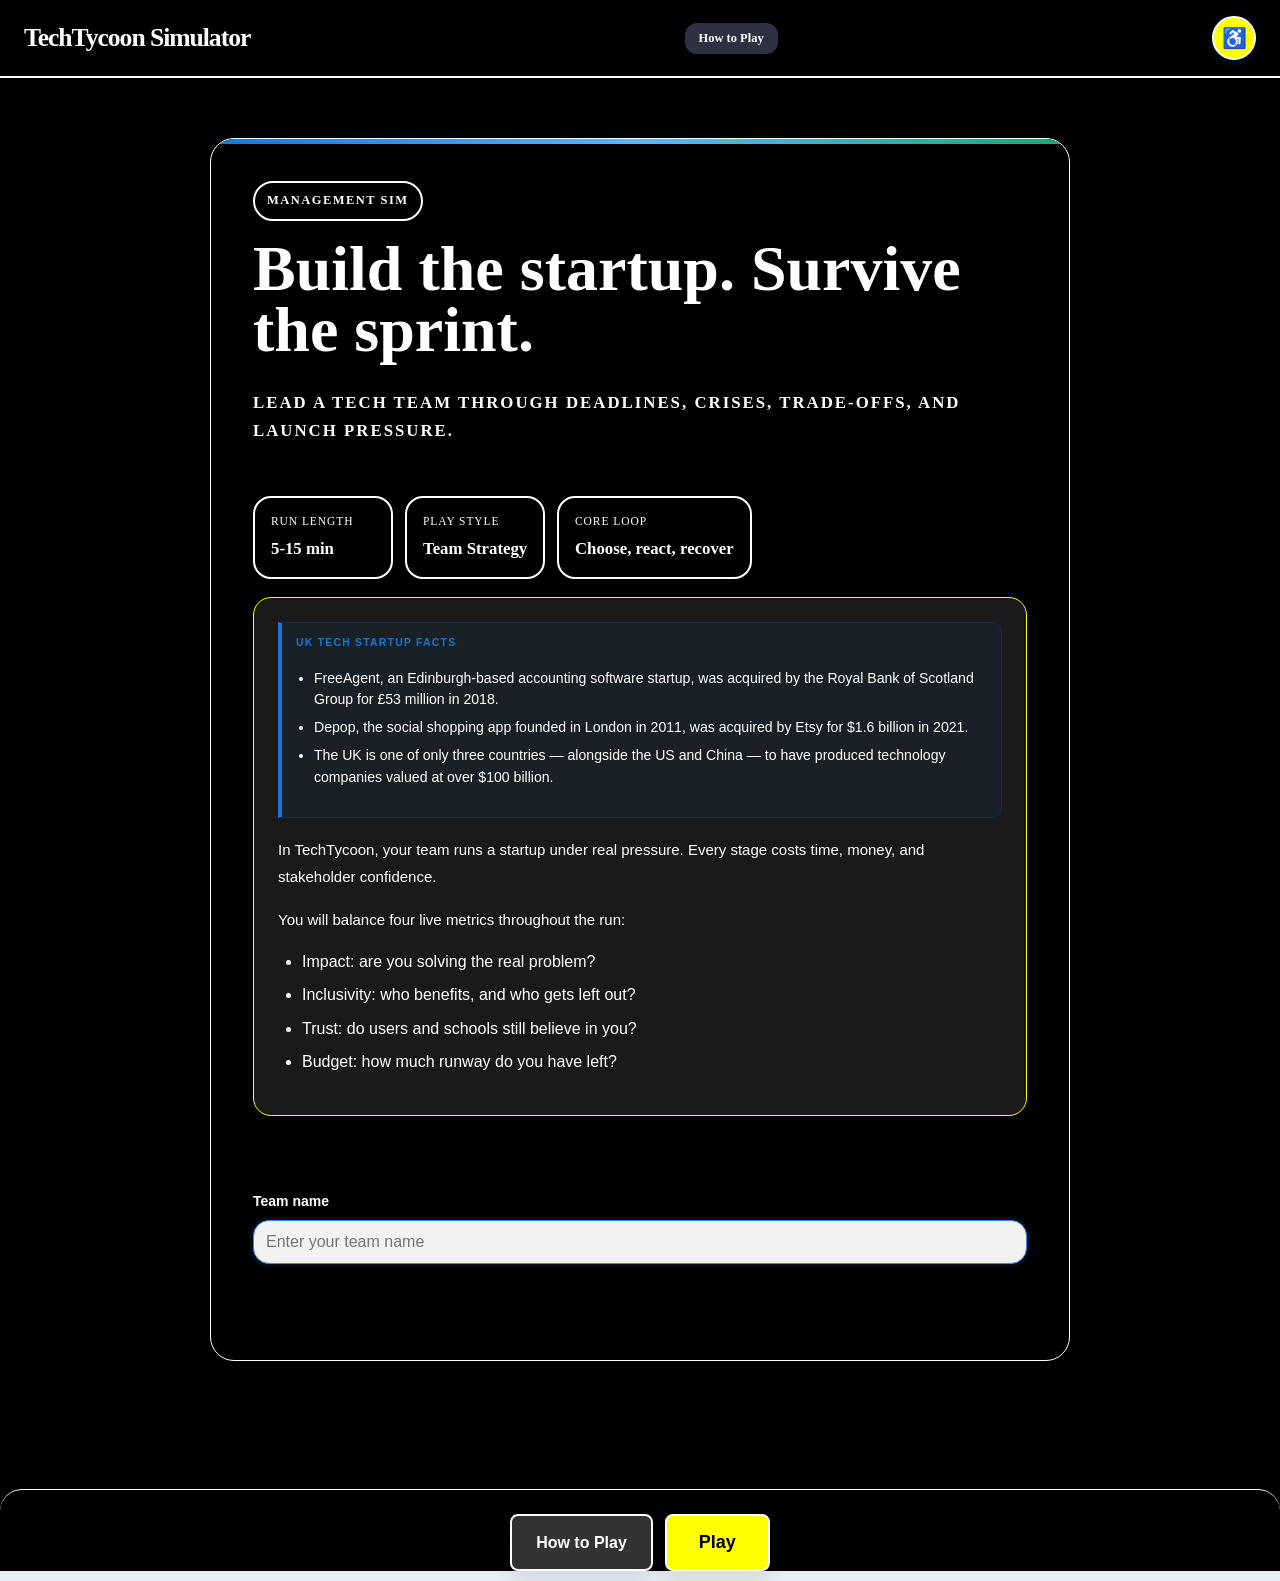
<file: frontend/index.html>
<!DOCTYPE html>
<html lang="en">
<head>
  <meta charset="UTF-8">
  <meta name="viewport" content="width=device-width, initial-scale=1.0">
  <title>TechTycoon - Welcome</title>
  <link rel="stylesheet" href="css/base.css?v=20260316b">
  <link rel="stylesheet" href="css/avatars.css?v=20260316b">
</head>
<body class="page-landing">
  <div id="notification-page" class="notification-page" aria-hidden="true"></div>
  <nav class="topnav">
    <div class="topnav-content">
      <h1>TechTycoon Simulator</h1>
      <button class="htp-btn" onclick="window.TechTycoonUI?.navigate('how-to-play.html')||(window.location.href='how-to-play.html')" aria-label="How to play guide">How to Play</button>
      <button class="access-btn" id="accessibility-toggle" aria-label="Accessibility settings" aria-expanded="false">&#9855;</button>
    </div>
  </nav>

  <div id="accessibility-panel" style="display: none;">
    <label>
      <input type="checkbox" id="big-text-toggle"> Large Text
    </label>
    <label>
      <input type="checkbox" id="tts-toggle"> Text-to-Speech
    </label>
    <button class="btn btn-primary" id="read-aloud-btn" style="display: none;">Read Aloud</button>
  </div>

  <main class="main-container main-container--menu">
    <section class="welcome-screen menu-shell">
      <div class="welcome-content menu-panel">
        <div class="menu-kicker">Management Sim</div>
        <h2>Build the startup. Survive the sprint.</h2>
        <p class="welcome-subtitle">Lead a tech team through deadlines, crises, trade-offs, and launch pressure.</p>

        <div class="menu-stat-row">
          <div class="menu-stat-card">
            <span>Run Length</span>
            <strong>5-15 min</strong>
          </div>
          <div class="menu-stat-card">
            <span>Play Style</span>
            <strong>Team Strategy</strong>
          </div>
          <div class="menu-stat-card">
            <span>Core Loop</span>
            <strong>Choose, react, recover</strong>
          </div>
        </div>

        <div class="welcome-description">
          <div id="startup-fact" class="startup-fact">
            <span class="startup-fact__label">UK Tech Startup Facts</span>
            <ul class="startup-fact__list"></ul>
          </div>
          <p>In TechTycoon, your team runs a startup under real pressure. Every stage costs time, money, and stakeholder confidence.</p>
          <p>You will balance four live metrics throughout the run:</p>
          <ul>
            <li>Impact: are you solving the real problem?</li>
            <li>Inclusivity: who benefits, and who gets left out?</li>
            <li>Trust: do users and schools still believe in you?</li>
            <li>Budget: how much runway do you have left?</li>
          </ul>
        </div>

        <div class="form-group">
          <label for="team-name">Team name</label>
          <input type="text" id="team-name" placeholder="Enter your team name" maxlength="10" aria-describedby="team-name-error">
          <p id="team-name-error" class="form-error" role="alert" aria-live="polite"></p>
        </div>
      </div>
    </section>
  </main>

  <footer class="nav-footer">
    <div class="button-group">
      <button class="btn btn-secondary" onclick="window.TechTycoonUI?.navigate('how-to-play.html') || (window.location.href='how-to-play.html')">How to Play</button>
      <button class="btn btn-primary btn-large" onclick="startGame()">Play</button>
    </div>
  </footer>

  <script src="js/gameState.js?v=20260316b"></script>
  <script src="js/accessibility.js?v=20260316b"></script>
  <script src="js/ui.js?v=20260316b"></script>
  <script src="js/index.js?v=20260316b"></script>
</body>
</html>
</file>
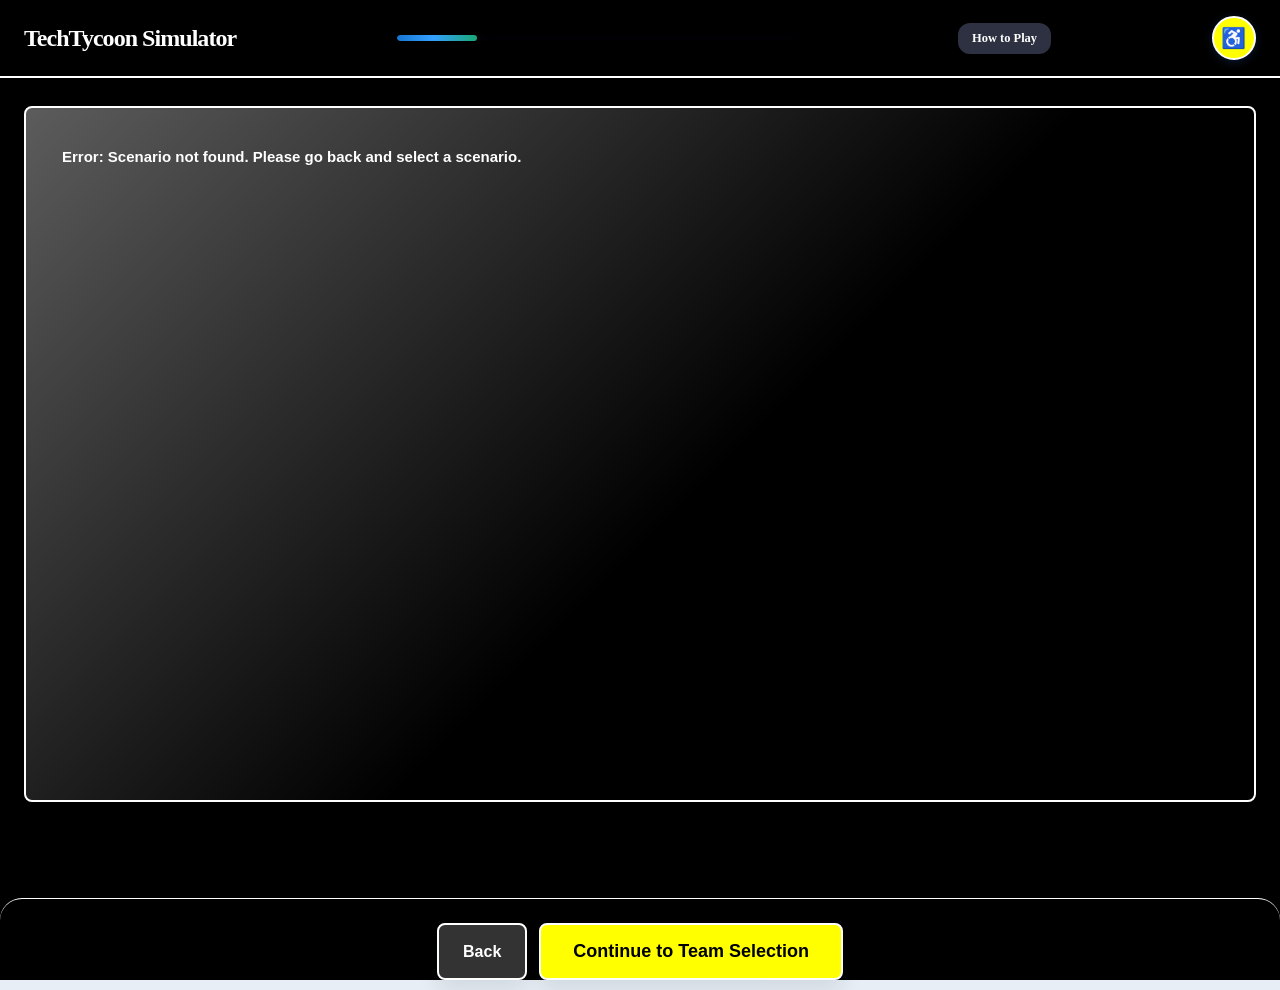
<file: frontend/brief.html>
<!DOCTYPE html>
<html lang="en">
<head>
  <meta charset="UTF-8">
  <meta name="viewport" content="width=device-width, initial-scale=1.0">
  <title>TechTycoon - Brief</title>
  <link rel="stylesheet" href="css/base.css?v=20260316b">
  <link rel="stylesheet" href="css/avatars.css?v=20260316b">
</head>
<body class="page-brief">
  <nav class="topnav">
    <div class="topnav-content">
      <h1>TechTycoon Simulator</h1>
      <div class="progress-bar-container">
        <div class="progress-bar" style="width: 20%;"></div>
      </div>
      <button class="htp-btn" onclick="window.TechTycoonUI?.navigate('how-to-play.html')||(window.location.href='how-to-play.html')" aria-label="How to play guide">How to Play</button>
      <button class="access-btn" id="accessibility-toggle" aria-label="Accessibility settings" aria-expanded="false">&#9855;</button>
    </div>
  </nav>

  <div id="accessibility-panel" style="display: none;">
    <label><input type="checkbox" id="big-text-toggle"> Large Text</label>
    <label><input type="checkbox" id="tts-toggle"> Text-to-Speech</label>
    <button class="btn btn-primary" id="read-aloud-btn" style="display: none;">Read Aloud</button>
  </div>

  <main class="main-container main-container--selection">
    <div id="brief-content" class="stage-container selection-panel"></div>
  </main>

  <footer class="nav-footer">
    <div class="button-group">
      <button class="btn btn-secondary" onclick="goBack()">Back</button>
      <button class="btn btn-primary btn-large" onclick="continueToTeam()">Continue to Team Selection</button>
    </div>
  </footer>

  <script src="js/gameState.js?v=20260316b"></script>
  <script src="js/accessibility.js?v=20260316b"></script>
  <script src="js/ui.js?v=20260316b"></script>
  <script src="js/brief.js?v=20260316b"></script>
</body>
</html>
</file>
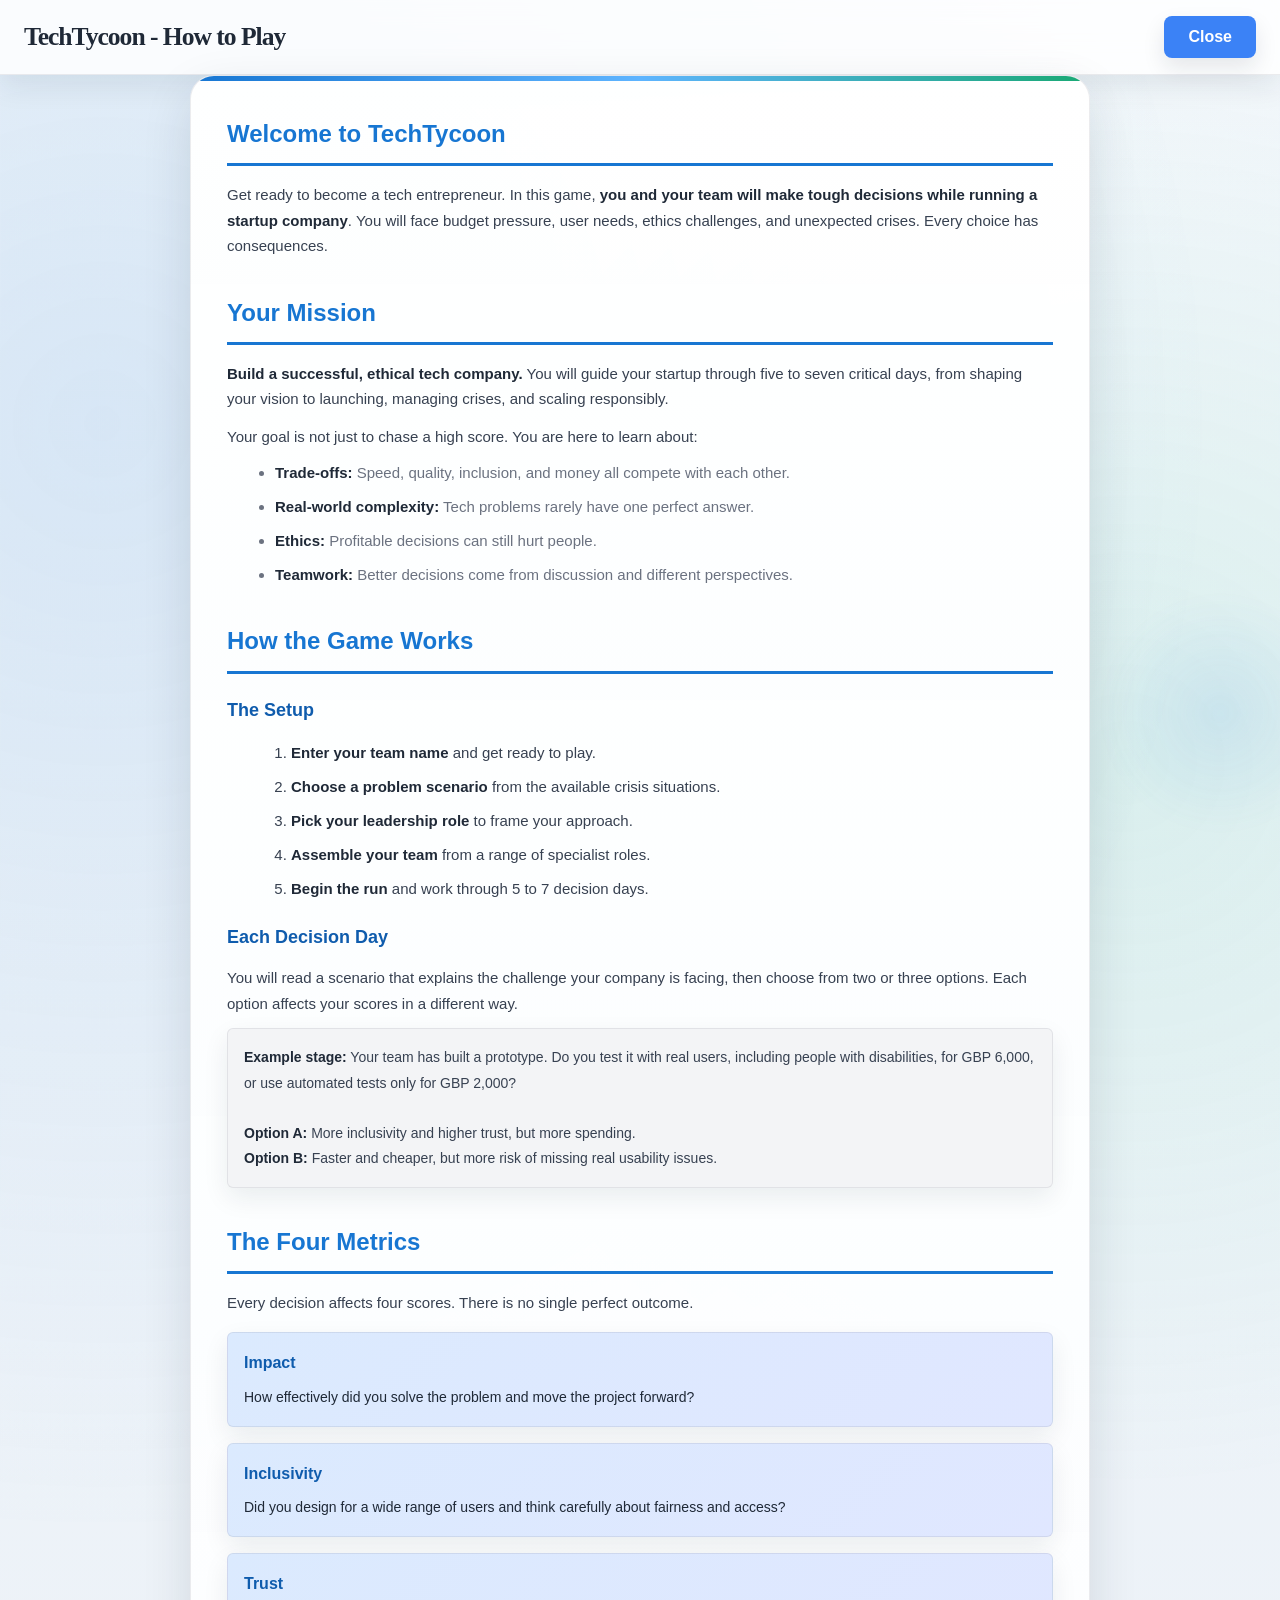
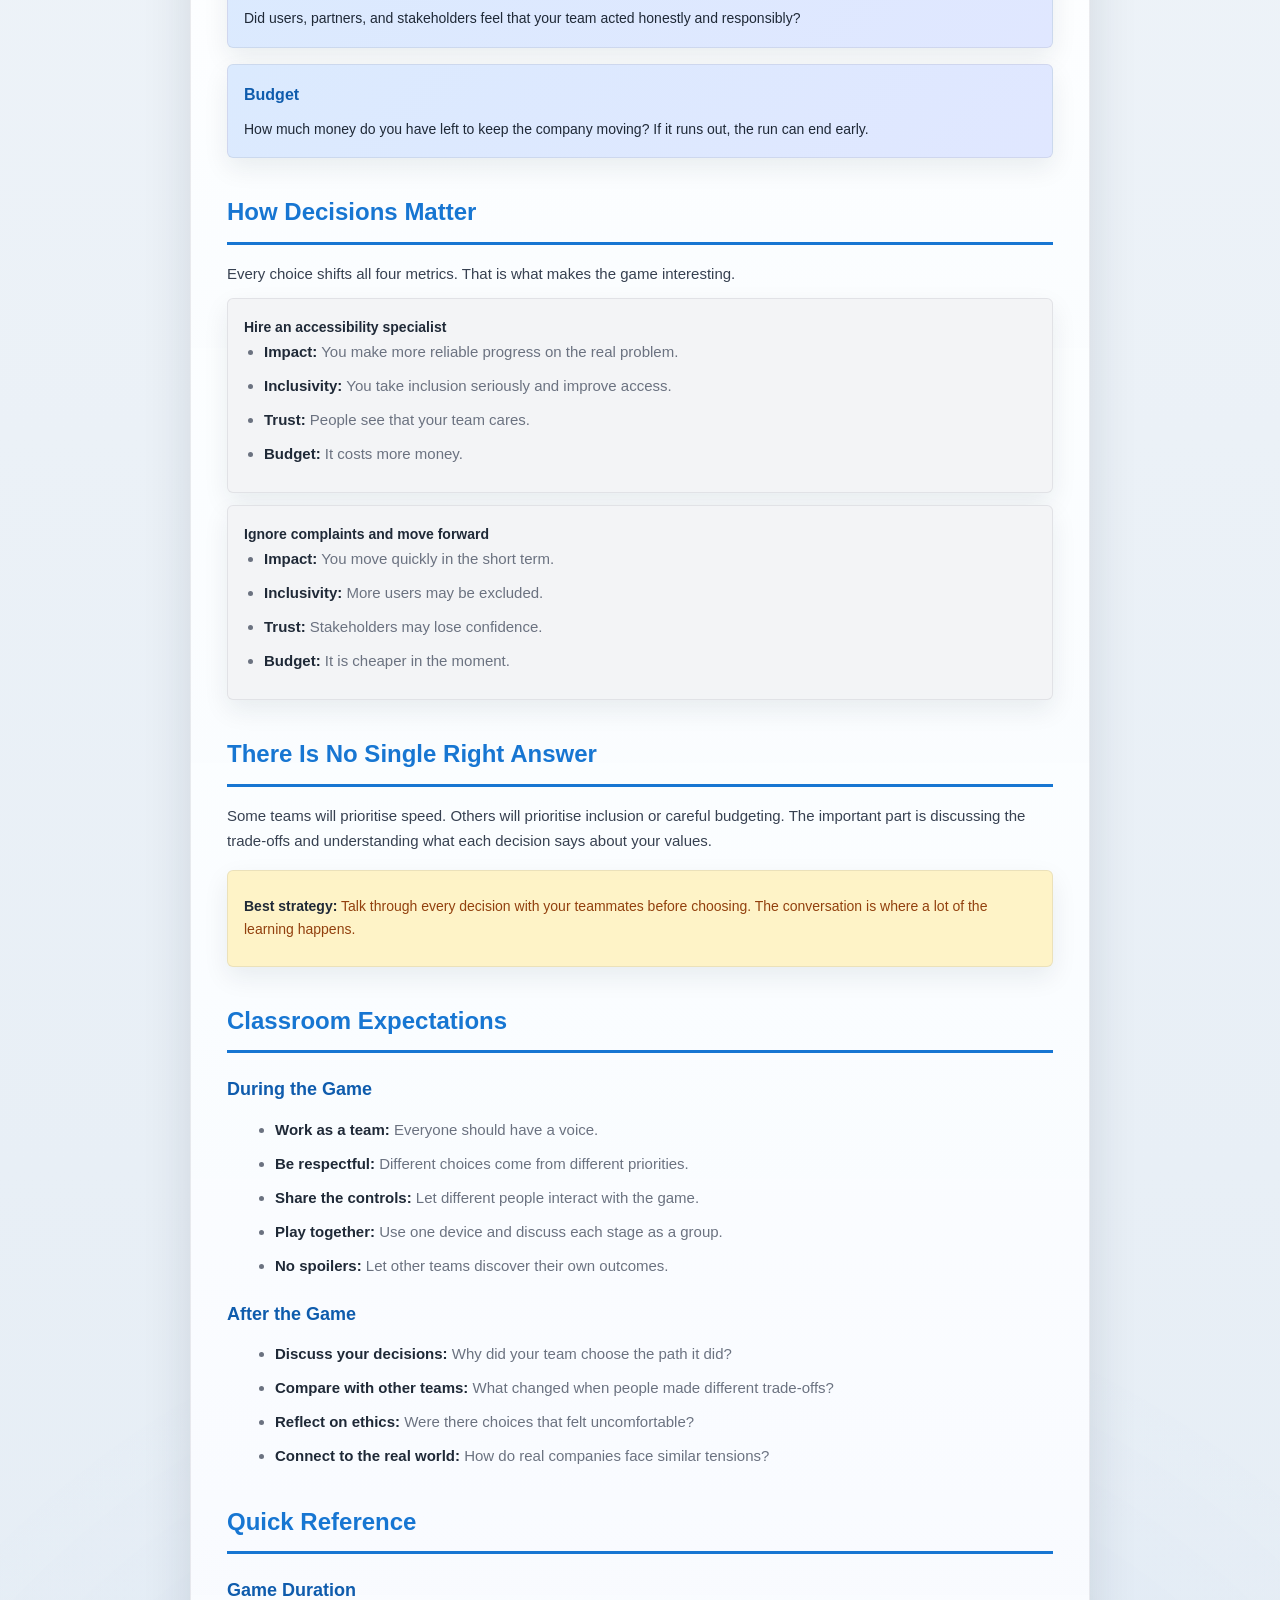
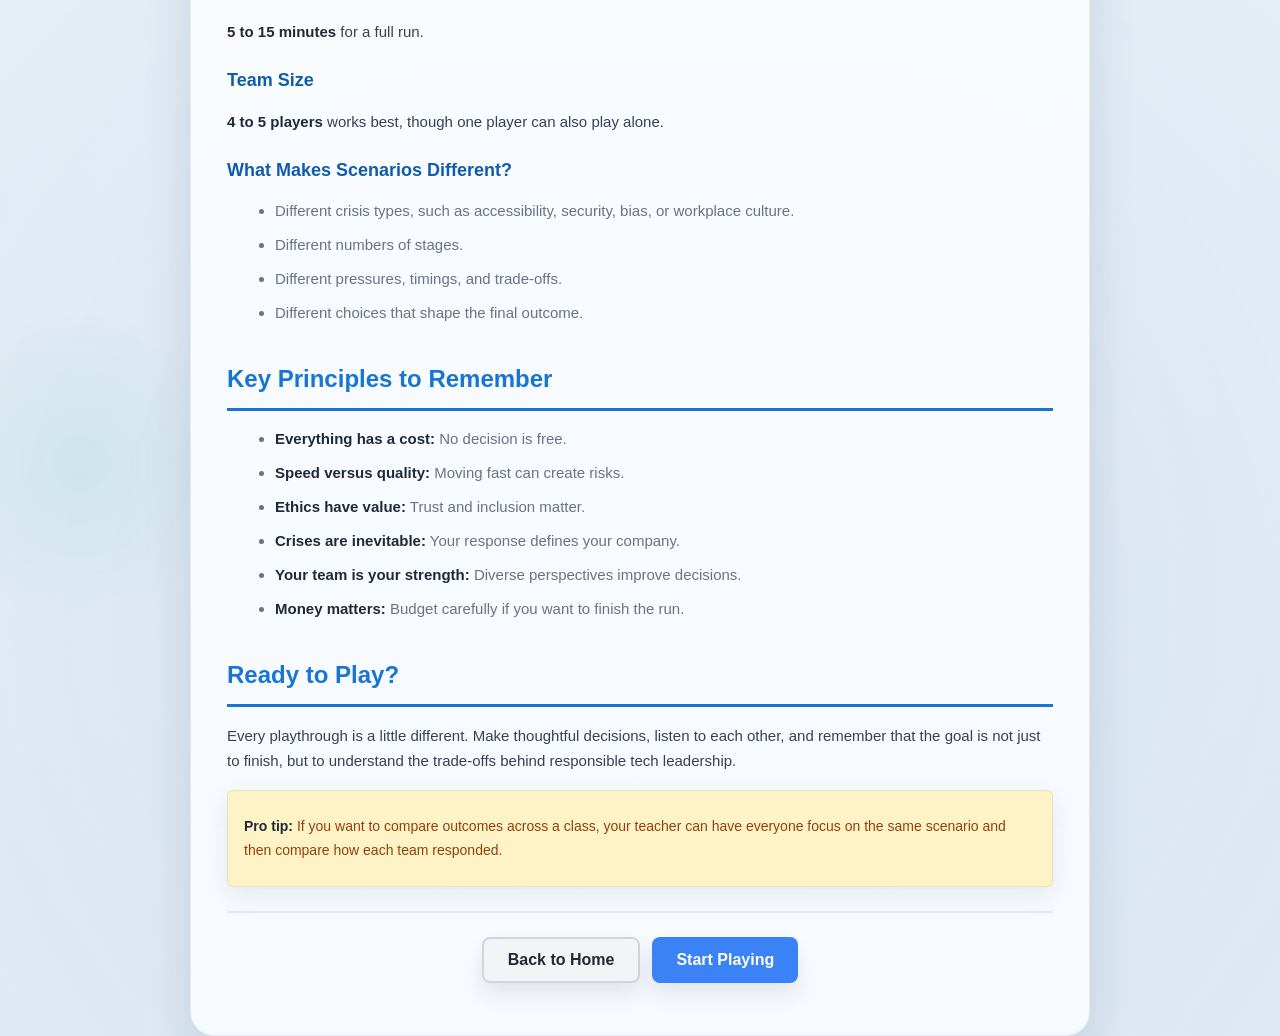
<file: frontend/how-to-play.html>
<!DOCTYPE html>
<html lang="en">
<head>
  <meta charset="UTF-8">
  <meta name="viewport" content="width=device-width, initial-scale=1.0">
  <title>TechTycoon - How to Play</title>
  <link rel="stylesheet" href="css/base.css?v=20260316b">
  <link rel="stylesheet" href="css/avatars.css?v=20260316b">
  <style>
    .rules-container {
      max-width: 900px;
      margin: 0 auto;
      padding: 24px;
      line-height: 1.8;
    }

    .rules-container h2 {
      color: #1776d2;
      margin-top: 32px;
      margin-bottom: 16px;
      border-bottom: 3px solid #1776d2;
      padding-bottom: 8px;
      font-size: 24px;
    }

    .rules-container h2:first-child {
      margin-top: 0;
    }

    .rules-container h3 {
      color: #0f5cad;
      margin-top: 20px;
      margin-bottom: 12px;
      font-size: 18px;
    }

    .rules-container p {
      margin-bottom: 12px;
      color: #374151;
      font-size: 15px;
    }

    .rules-container ul,
    .rules-container ol {
      margin-left: 24px;
      margin-bottom: 16px;
      color: #374151;
      font-size: 15px;
    }

    .rules-container li {
      margin-bottom: 10px;
      line-height: 1.6;
    }

    .rules-container strong {
      color: #1f2937;
      font-weight: 700;
    }

    .metric-box {
      background: linear-gradient(135deg, #dbeafe 0%, #e0e7ff 100%);
      border-left: 4px solid #1776d2;
      padding: 16px;
      margin: 16px 0;
      border-radius: 6px;
    }

    .metric-box h4 {
      color: #0f5cad;
      margin-top: 0;
      margin-bottom: 8px;
      font-size: 16px;
    }

    .metric-box p {
      margin: 0;
      color: #1f2937;
      font-size: 14px;
    }

    .decision-example {
      background: #f3f4f6;
      border: 1px solid #d1d5db;
      padding: 16px;
      margin: 12px 0;
      border-radius: 6px;
      font-size: 14px;
      color: #374151;
    }

    .decision-example strong {
      color: #1f2937;
    }

    .highlight-box {
      background: #fef3c7;
      border-left: 4px solid #f59e0b;
      padding: 16px;
      margin: 16px 0;
      border-radius: 6px;
    }

    .highlight-box p {
      margin: 8px 0;
      color: #92400e;
      font-size: 14px;
      font-weight: 500;
    }

    .button-container {
      display: flex;
      justify-content: center;
      gap: 12px;
      margin-top: 32px;
      padding-top: 24px;
      border-top: 2px solid #e5e7eb;
    }

    .nav-top {
      display: flex;
      justify-content: space-between;
      align-items: center;
      padding: 16px 24px;
      background: #f9fafb;
      border-bottom: 1px solid #e5e7eb;
    }

    .nav-top h1 {
      margin: 0;
      font-size: 24px;
      color: #1f2937;
    }

    body.high-contrast .rules-container h2,
    body.high-contrast .rules-container h3,
    body.high-contrast .rules-container p,
    body.high-contrast .rules-container li,
    body.high-contrast .rules-container strong,
    body.high-contrast .nav-top h1 {
      color: #ffffff !important;
      text-shadow: none !important;
    }

    body.high-contrast .rules-container h2 {
      border-bottom-color: #ffff00 !important;
    }

    body.high-contrast .metric-box,
    body.high-contrast .decision-example,
    body.high-contrast .highlight-box,
    body.high-contrast .button-container {
      background: #000000 !important;
      border: 2px solid #ffffff !important;
      box-shadow: none !important;
    }

    body.high-contrast .button-container {
      border-left: 0 !important;
      border-right: 0 !important;
      border-bottom: 0 !important;
    }

    body.high-contrast .metric-box h4,
    body.high-contrast .highlight-box p,
    body.high-contrast .decision-example,
    body.high-contrast .decision-example strong {
      color: #ffff00 !important;
    }

    @media (max-width: 768px) {
      .rules-container {
        padding: 16px;
      }

      .rules-container h2 {
        font-size: 20px;
      }

      .button-container {
        flex-direction: column;
      }
    }
  </style>
</head>
<body class="page-rules">
  <div class="nav-top">
    <h1>TechTycoon - How to Play</h1>
    <button class="btn btn-primary" type="button" onclick="goHome()">Close</button>
  </div>

  <main class="rules-container">
    <h2>Welcome to TechTycoon</h2>
    <p>
      Get ready to become a tech entrepreneur. In this game, <strong>you and your team will make tough decisions while running a startup company</strong>. You will face budget pressure, user needs, ethics challenges, and unexpected crises. Every choice has consequences.
    </p>

    <h2>Your Mission</h2>
    <p>
      <strong>Build a successful, ethical tech company.</strong> You will guide your startup through five to seven critical days, from shaping your vision to launching, managing crises, and scaling responsibly.
    </p>
    <p>Your goal is not just to chase a high score. You are here to learn about:</p>
    <ul>
      <li><strong>Trade-offs:</strong> Speed, quality, inclusion, and money all compete with each other.</li>
      <li><strong>Real-world complexity:</strong> Tech problems rarely have one perfect answer.</li>
      <li><strong>Ethics:</strong> Profitable decisions can still hurt people.</li>
      <li><strong>Teamwork:</strong> Better decisions come from discussion and different perspectives.</li>
    </ul>

    <h2>How the Game Works</h2>
    <h3>The Setup</h3>
    <ol>
      <li><strong>Enter your team name</strong> and get ready to play.</li>
      <li><strong>Choose a problem scenario</strong> from the available crisis situations.</li>
      <li><strong>Pick your leadership role</strong> to frame your approach.</li>
      <li><strong>Assemble your team</strong> from a range of specialist roles.</li>
      <li><strong>Begin the run</strong> and work through 5 to 7 decision days.</li>
    </ol>

    <h3>Each Decision Day</h3>
    <p>
      You will read a scenario that explains the challenge your company is facing, then choose from two or three options. Each option affects your scores in a different way.
    </p>
    <div class="decision-example">
      <strong>Example stage:</strong> Your team has built a prototype. Do you test it with real users, including people with disabilities, for GBP 6,000, or use automated tests only for GBP 2,000?
      <br><br>
      <strong>Option A:</strong> More inclusivity and higher trust, but more spending.
      <br>
      <strong>Option B:</strong> Faster and cheaper, but more risk of missing real usability issues.
    </div>

    <h2>The Four Metrics</h2>
    <p>Every decision affects four scores. There is no single perfect outcome.</p>

    <div class="metric-box">
      <h4>Impact</h4>
      <p>How effectively did you solve the problem and move the project forward?</p>
    </div>

    <div class="metric-box">
      <h4>Inclusivity</h4>
      <p>Did you design for a wide range of users and think carefully about fairness and access?</p>
    </div>

    <div class="metric-box">
      <h4>Trust</h4>
      <p>Did users, partners, and stakeholders feel that your team acted honestly and responsibly?</p>
    </div>

    <div class="metric-box">
      <h4>Budget</h4>
      <p>How much money do you have left to keep the company moving? If it runs out, the run can end early.</p>
    </div>

    <h2>How Decisions Matter</h2>
    <p>Every choice shifts all four metrics. That is what makes the game interesting.</p>
    <div class="decision-example">
      <strong>Hire an accessibility specialist</strong>
      <ul style="margin: 0; padding-left: 20px;">
        <li><strong>Impact:</strong> You make more reliable progress on the real problem.</li>
        <li><strong>Inclusivity:</strong> You take inclusion seriously and improve access.</li>
        <li><strong>Trust:</strong> People see that your team cares.</li>
        <li><strong>Budget:</strong> It costs more money.</li>
      </ul>
    </div>

    <div class="decision-example">
      <strong>Ignore complaints and move forward</strong>
      <ul style="margin: 0; padding-left: 20px;">
        <li><strong>Impact:</strong> You move quickly in the short term.</li>
        <li><strong>Inclusivity:</strong> More users may be excluded.</li>
        <li><strong>Trust:</strong> Stakeholders may lose confidence.</li>
        <li><strong>Budget:</strong> It is cheaper in the moment.</li>
      </ul>
    </div>

    <h2>There Is No Single Right Answer</h2>
    <p>
      Some teams will prioritise speed. Others will prioritise inclusion or careful budgeting. The important part is discussing the trade-offs and understanding what each decision says about your values.
    </p>

    <div class="highlight-box">
      <p>
        <strong>Best strategy:</strong> Talk through every decision with your teammates before choosing. The conversation is where a lot of the learning happens.
      </p>
    </div>

    <h2>Classroom Expectations</h2>
    <h3>During the Game</h3>
    <ul>
      <li><strong>Work as a team:</strong> Everyone should have a voice.</li>
      <li><strong>Be respectful:</strong> Different choices come from different priorities.</li>
      <li><strong>Share the controls:</strong> Let different people interact with the game.</li>
      <li><strong>Play together:</strong> Use one device and discuss each stage as a group.</li>
      <li><strong>No spoilers:</strong> Let other teams discover their own outcomes.</li>
    </ul>

    <h3>After the Game</h3>
    <ul>
      <li><strong>Discuss your decisions:</strong> Why did your team choose the path it did?</li>
      <li><strong>Compare with other teams:</strong> What changed when people made different trade-offs?</li>
      <li><strong>Reflect on ethics:</strong> Were there choices that felt uncomfortable?</li>
      <li><strong>Connect to the real world:</strong> How do real companies face similar tensions?</li>
    </ul>

    <h2>Quick Reference</h2>
    <h3>Game Duration</h3>
    <p><strong>5 to 15 minutes</strong> for a full run.</p>

    <h3>Team Size</h3>
    <p><strong>4 to 5 players</strong> works best, though one player can also play alone.</p>

    <h3>What Makes Scenarios Different?</h3>
    <ul>
      <li>Different crisis types, such as accessibility, security, bias, or workplace culture.</li>
      <li>Different numbers of stages.</li>
      <li>Different pressures, timings, and trade-offs.</li>
      <li>Different choices that shape the final outcome.</li>
    </ul>

    <h2>Key Principles to Remember</h2>
    <ul>
      <li><strong>Everything has a cost:</strong> No decision is free.</li>
      <li><strong>Speed versus quality:</strong> Moving fast can create risks.</li>
      <li><strong>Ethics have value:</strong> Trust and inclusion matter.</li>
      <li><strong>Crises are inevitable:</strong> Your response defines your company.</li>
      <li><strong>Your team is your strength:</strong> Diverse perspectives improve decisions.</li>
      <li><strong>Money matters:</strong> Budget carefully if you want to finish the run.</li>
    </ul>

    <h2>Ready to Play?</h2>
    <p>
      Every playthrough is a little different. Make thoughtful decisions, listen to each other, and remember that the goal is not just to finish, but to understand the trade-offs behind responsible tech leadership.
    </p>

    <div class="highlight-box">
      <p>
        <strong>Pro tip:</strong> If you want to compare outcomes across a class, your teacher can have everyone focus on the same scenario and then compare how each team responded.
      </p>
    </div>

    <div class="button-container">
      <button class="btn btn-secondary" type="button" onclick="goHome()">Back to Home</button>
      <button class="btn btn-primary" type="button" onclick="startPlaying()">Start Playing</button>
    </div>
  </main>

  <script src="js/ui.js?v=20260316b"></script>
  <script>
    function goHome() {
      if (history.length > 1) {
        history.back();
      } else {
        window.TechTycoonUI?.navigate('index.html') || (window.location.href = 'index.html');
      }
    }

    function startPlaying() {
      goHome();
    }
  </script>
</body>
</html>
</file>
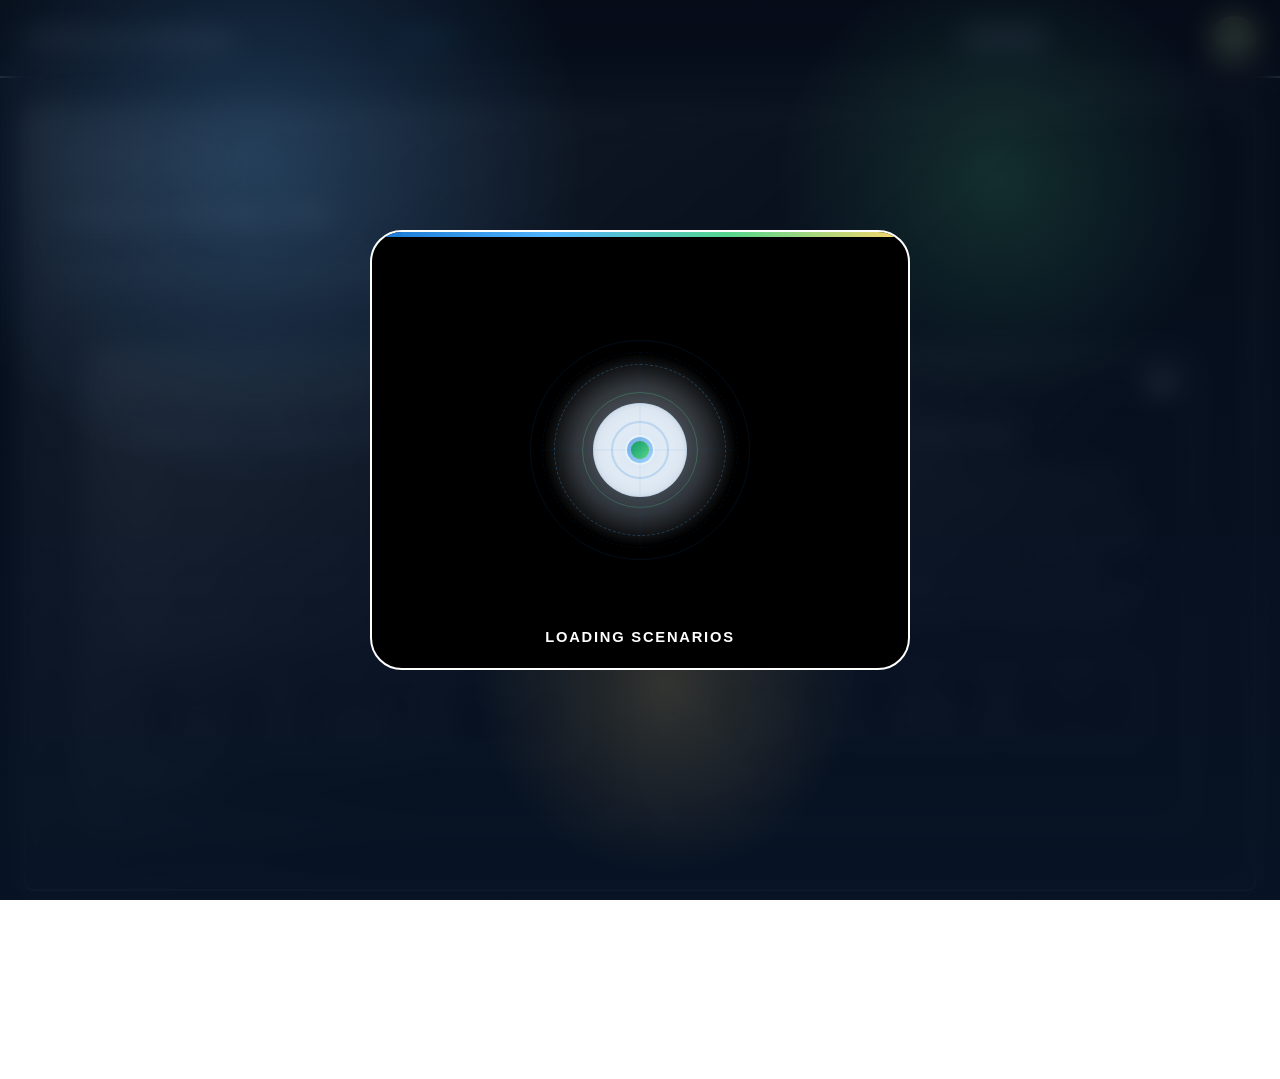
<file: frontend/results.html>
<!DOCTYPE html>
<html lang="en">
<head>
  <meta charset="UTF-8">
  <meta name="viewport" content="width=device-width, initial-scale=1.0">
  <title>TechTycoon - Results</title>
  <link rel="stylesheet" href="css/base.css?v=20260316b">
  <link rel="stylesheet" href="css/avatars.css?v=20260316b">
</head>
<body class="page-results">
  <nav class="topnav">
    <div class="topnav-content">
      <h1>TechTycoon Simulator</h1>
      <div class="progress-bar-container">
        <div class="progress-bar" style="width: 100%;"></div>
      </div>
      <button class="htp-btn" onclick="window.TechTycoonUI?.navigate('how-to-play.html')||(window.location.href='how-to-play.html')" aria-label="How to play guide">How to Play</button>
      <button class="access-btn" id="accessibility-toggle" aria-label="Accessibility settings" aria-expanded="false">&#9855;</button>
    </div>
  </nav>

  <div id="accessibility-panel" style="display: none;">
    <label>
      <input type="checkbox" id="big-text-toggle"> Large Text
    </label>
    <label>
      <input type="checkbox" id="tts-toggle"> Text-to-Speech
    </label>
    <button class="btn btn-primary" id="read-aloud-btn" style="display: none;">Read Aloud</button>
  </div>

  <main class="main-container">
    <div class="results-container">
      <h2 class="results-title">Game Complete!</h2>

      <div id="results-message" class="results-message results-block"></div>

      <div id="results-badges" class="results-badges results-block"></div>
      <div class="Final-scores-grid results-block">
        <div class="score-card">
          <div class="score-label">Impact</div>
          <div class="score-value" id="final-impact">0</div>
        </div>
        <div class="score-card">
          <div class="score-label">Inclusivity</div>
          <div class="score-value" id="final-inclusivity">0</div>
        </div>
        <div class="score-card">
          <div class="score-label">Trust</div>
          <div class="score-value" id="final-trust">0</div>
        </div>
        <div class="score-card">
          <div class="score-label">Budget Remaining</div>
          <div class="score-value budget" id="final-budget">£0</div>
          <div class="score-subtext" id="final-budget-base"></div>
        </div>
      </div>

      <div id="skills-fact" class="skills-fact results-block">
        <span class="skills-fact__label">Skills Tech Employers Look For</span>
        <ul class="skills-fact__list"></ul>
      </div>

      <div class="reflection-section results-block">
        <div class="reflection-title">Reflection Questions</div>
        <ul class="reflection-questions" id="reflection-questions"></ul>
      </div>

      <div id="summary-section" class="results-block" style="margin: 24px 0; padding: 16px; background: #f0f9ff; border-radius: 8px;">
        <h3 style="margin-top: 0;">Your Decisions</h3>
        <div id="decisions-summary"></div>
      </div>

      <div id="owner-skills" class="owner-skills results-block">
        <span class="owner-skills__label">Skills a Tech Startup Owner Must Have</span>
        <ul class="owner-skills__list"></ul>
      </div>

      <div class="button-group">
        <button class="btn btn-success" onclick="saveResults()">Save Results</button>
        <button class="btn btn-secondary" onclick="downloadResults()">Download as CSV</button>
        <button class="btn btn-primary" onclick="startNewGame()">Play Again</button>
      </div>
    </div>
  </main>

  <footer class="nav-footer">
  </footer>

  <script src="js/gameState.js?v=20260316b"></script>
  <script src="js/accessibility.js?v=20260316b"></script>
  <script src="js/ui.js?v=20260316b"></script>
  <script src="js/results.js?v=20260316b"></script>
</body>
</html>
</file>
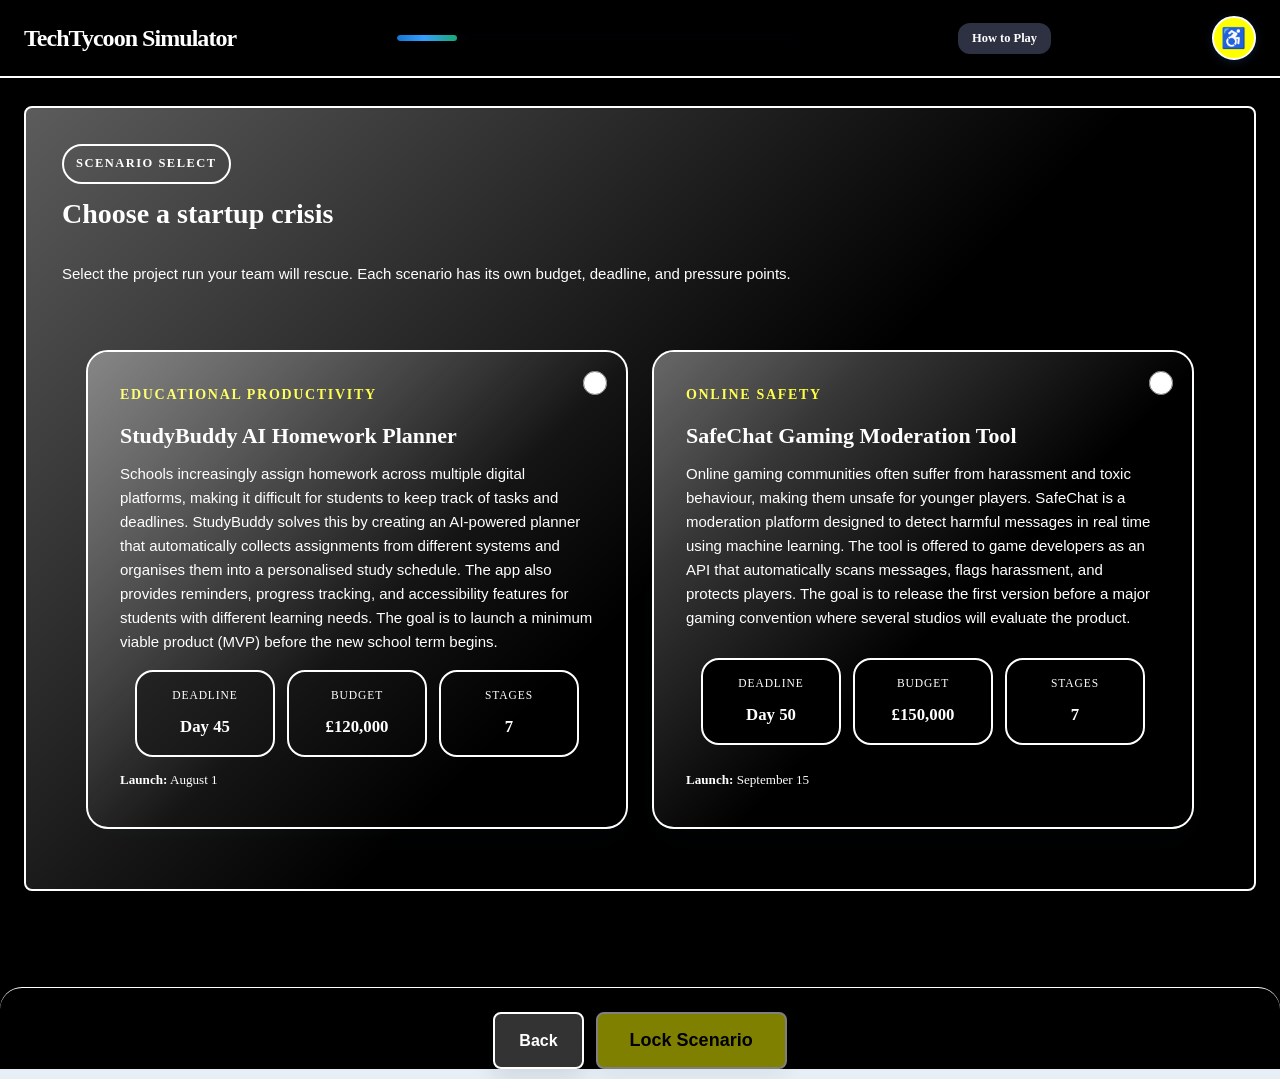
<file: frontend/select-problem.html>
<!DOCTYPE html>
<html lang="en">
<head>
  <meta charset="UTF-8">
  <meta name="viewport" content="width=device-width, initial-scale=1.0">
  <title>TechTycoon - Select Problem</title>
  <link rel="stylesheet" href="css/base.css?v=20260316b">
  <link rel="stylesheet" href="css/avatars.css?v=20260316b">
</head>
<body class="page-problem">
  <nav class="topnav">
    <div class="topnav-content">
      <h1>TechTycoon Simulator</h1>
      <div class="progress-bar-container">
        <div class="progress-bar" style="width: 15%;"></div>
      </div>
      <button class="htp-btn" onclick="window.TechTycoonUI?.navigate('how-to-play.html')||(window.location.href='how-to-play.html')" aria-label="How to play guide">How to Play</button>
      <button class="access-btn" id="accessibility-toggle" aria-label="Accessibility settings" aria-expanded="false">&#9855;</button>
    </div>
  </nav>

  <div id="accessibility-panel" style="display: none;">
    <label><input type="checkbox" id="big-text-toggle"> Large Text</label>
    <label><input type="checkbox" id="tts-toggle"> Text-to-Speech</label>
    <button class="btn btn-primary" id="read-aloud-btn" style="display: none;">Read Aloud</button>
  </div>

  <main class="main-container main-container--selection">
    <div class="stage-container selection-panel">
      <div class="panel-intro">
        <div class="panel-kicker">Scenario Select</div>
        <h2>Choose a startup crisis</h2>
        <p>Select the project run your team will rescue. Each scenario has its own budget, deadline, and pressure points.</p>
      </div>
      <div id="problems-list" class="problem-grid"></div>
    </div>
  </main>

  <footer class="nav-footer">
    <div class="button-group">
      <button class="btn btn-secondary" onclick="goBack()">Back</button>
      <button class="btn btn-primary btn-large" id="continue-btn" disabled onclick="selectProblem()">Lock Scenario</button>
    </div>
  </footer>

  <script src="js/gameState.js?v=20260316b"></script>
  <script src="js/accessibility.js?v=20260316b"></script>
  <script src="js/ui.js?v=20260316b"></script>
  <script src="js/select-problem.js?v=20260316b"></script>
</body>
</html>
</file>
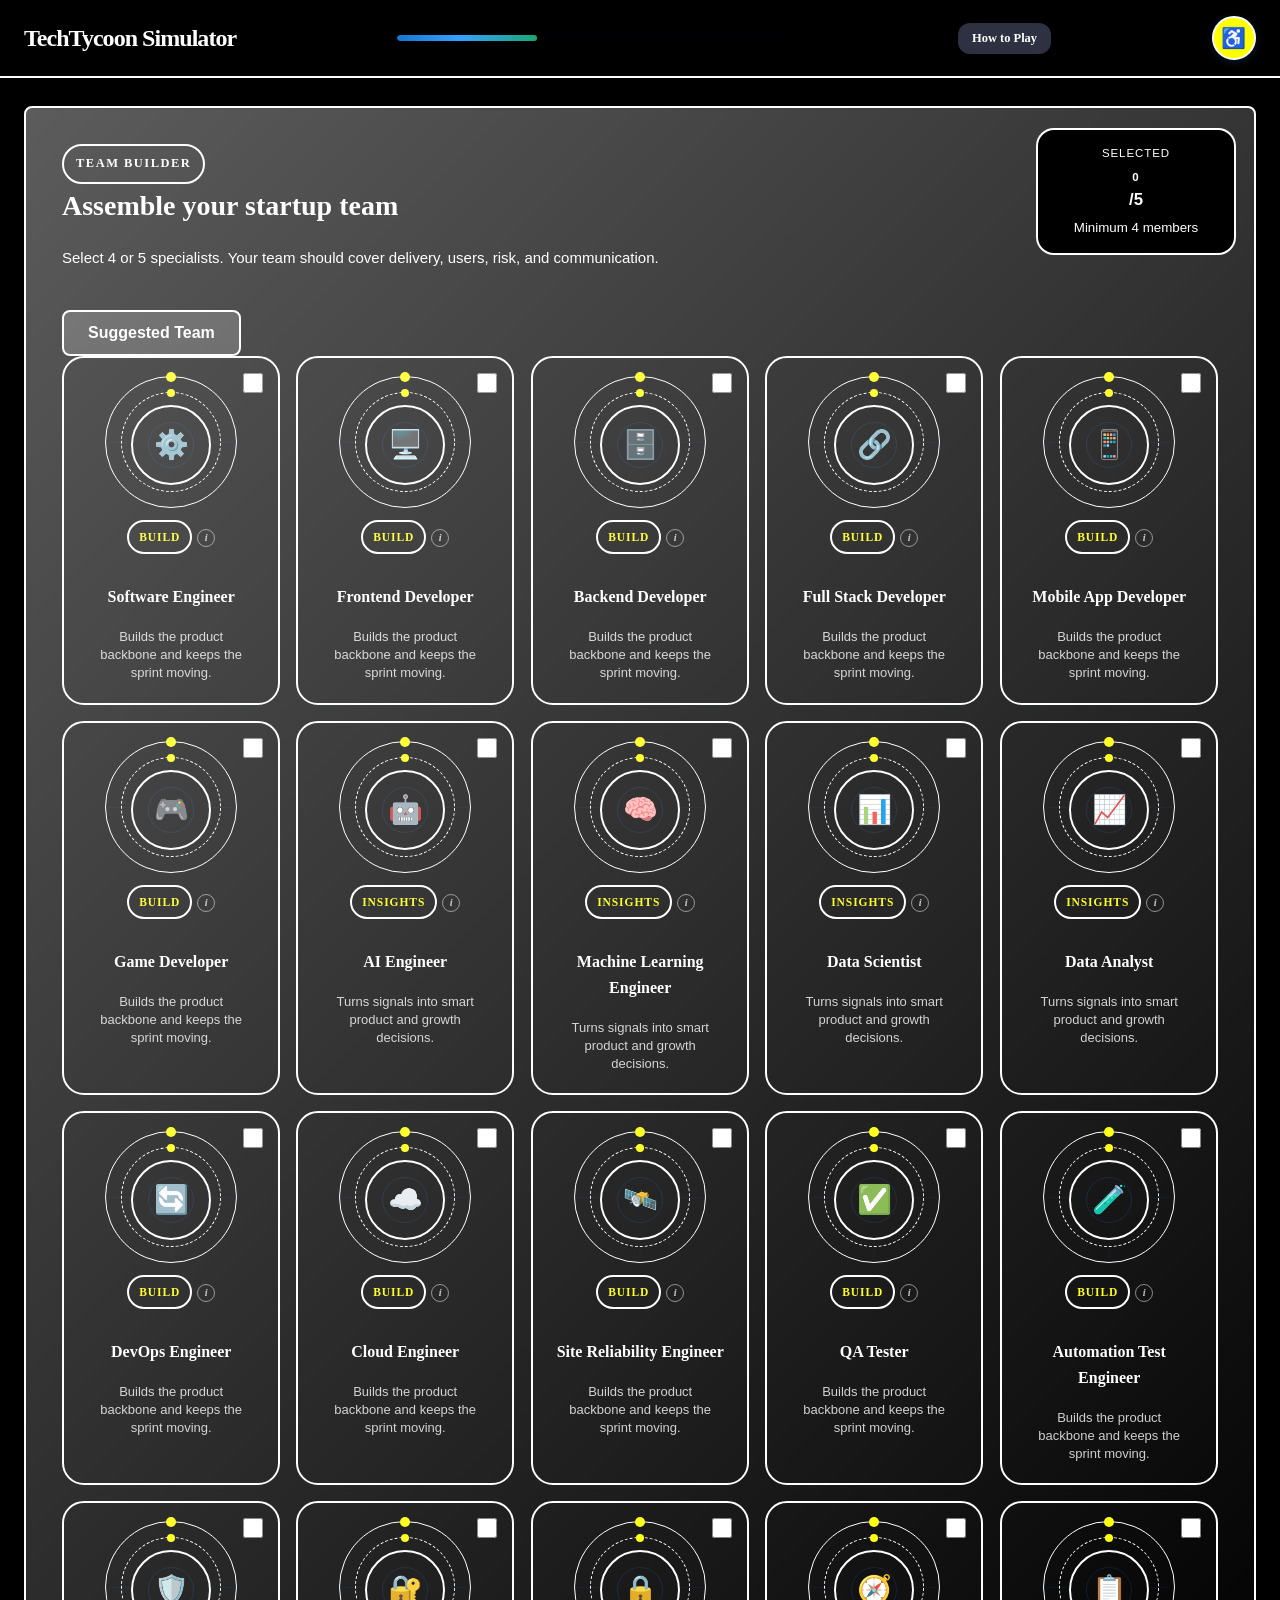
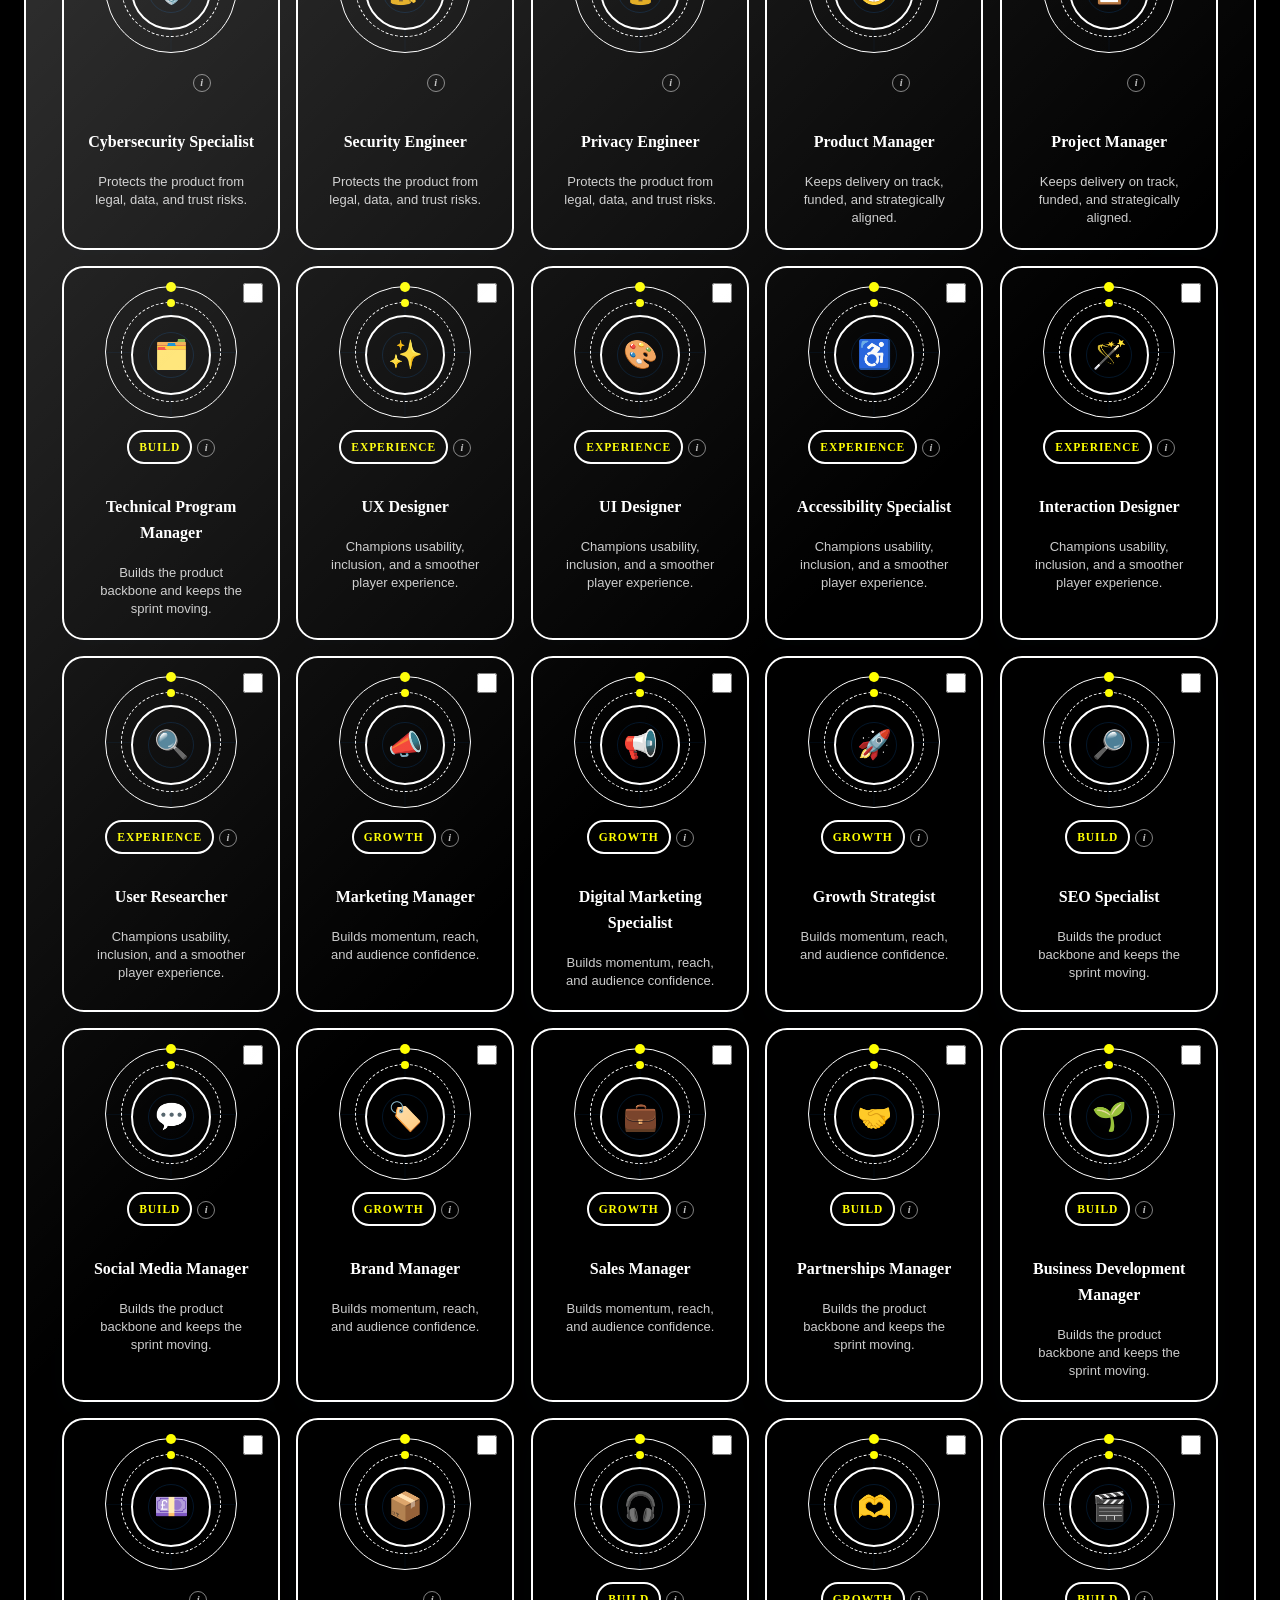
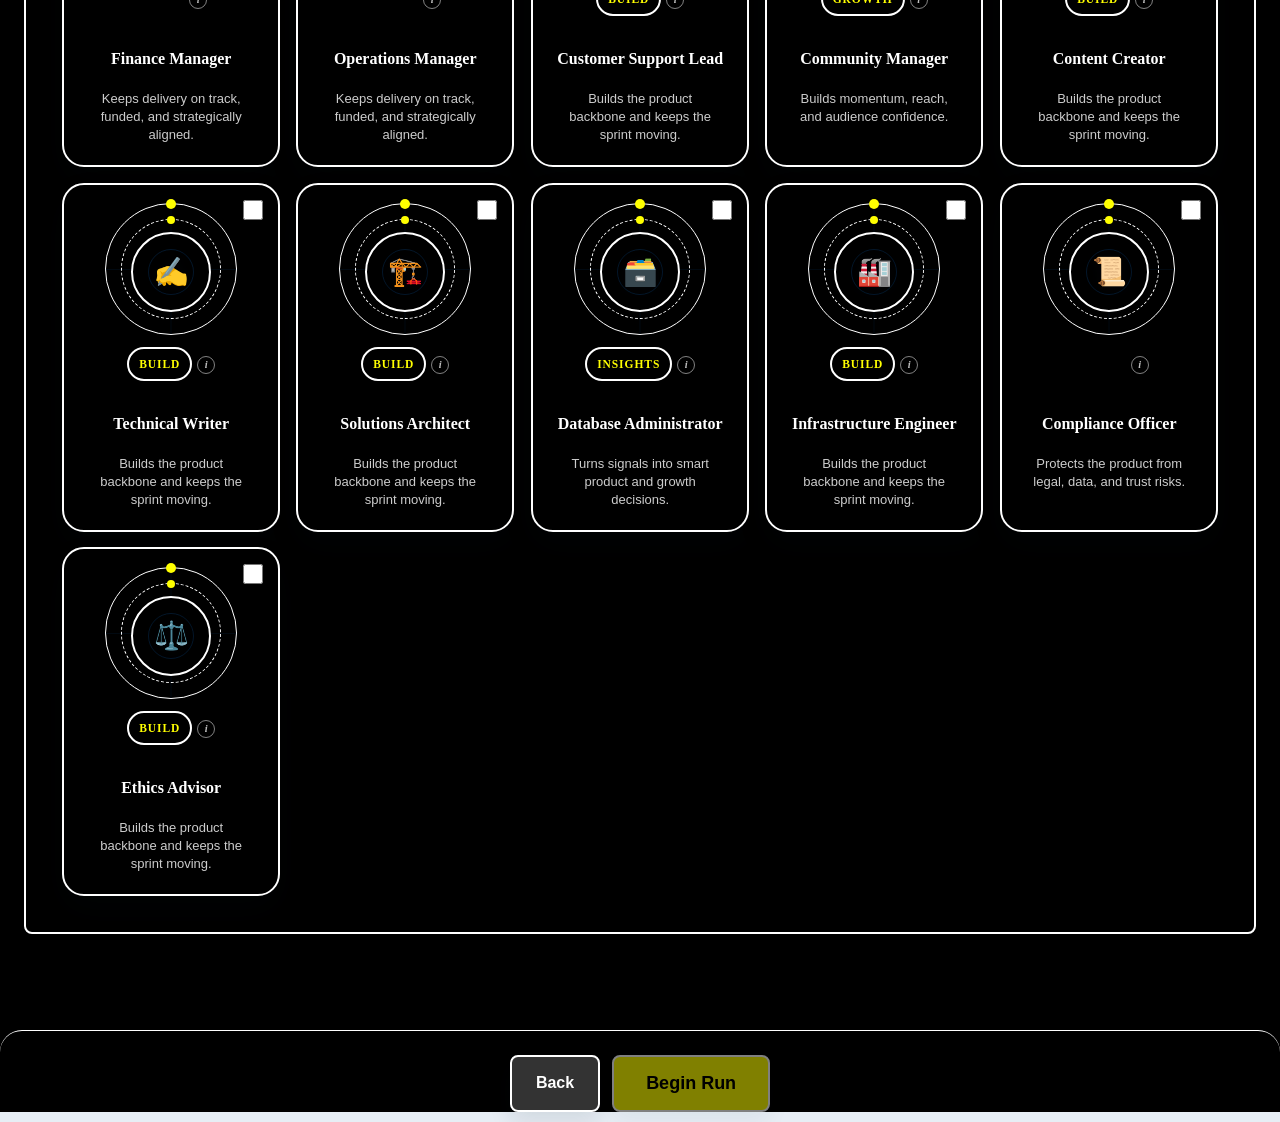
<file: frontend/select-team.html>
<!DOCTYPE html>
<html lang="en">
<head>
  <meta charset="UTF-8">
  <meta name="viewport" content="width=device-width, initial-scale=1.0">
  <title>TechTycoon - Select Team</title>
  <link rel="stylesheet" href="css/base.css?v=20260316b">
  <link rel="stylesheet" href="css/avatars.css?v=20260316b">
</head>
<body class="page-team">
  <nav class="topnav">
    <div class="topnav-content">
      <h1>TechTycoon Simulator</h1>
      <div class="progress-bar-container">
        <div class="progress-bar" style="width: 35%;"></div>
      </div>
      <button class="htp-btn" onclick="window.TechTycoonUI?.navigate('how-to-play.html')||(window.location.href='how-to-play.html')" aria-label="How to play guide">How to Play</button>
      <button class="access-btn" id="accessibility-toggle" aria-label="Accessibility settings" aria-expanded="false">&#9855;</button>
    </div>
  </nav>

  <div id="accessibility-panel" style="display: none;">
    <label><input type="checkbox" id="big-text-toggle"> Large Text</label>
    <label><input type="checkbox" id="tts-toggle"> Text-to-Speech</label>
    <button class="btn btn-primary" id="read-aloud-btn" style="display: none;">Read Aloud</button>
  </div>

  <main class="main-container main-container--selection">
    <div class="stage-container selection-panel">
      <div class="panel-intro panel-intro--split">
        <div>
          <div class="panel-kicker">Team Builder</div>
          <h2>Assemble your startup team</h2>
          <p>Select 4 or 5 specialists. Your team should cover delivery, users, risk, and communication.</p>
        </div>
        <div class="team-counter-card" id="team-count">
          <span>Selected</span>
          <strong><span id="count">0</span>/5</strong>
          <small>Minimum 4 members</small>
        </div>
      </div>

      <button class="btn btn-secondary" type="button" id="team-hint-btn">Suggested Team</button>
      <div id="team-hint" class="team-hint-panel" style="display:none;"></div>

      <div class="avatar-grid avatar-grid--team" id="team-list"></div>
    </div>
  </main>

  <footer class="nav-footer">
    <div class="button-group">
      <button class="btn btn-secondary" onclick="goBack()">Back</button>
      <button class="btn btn-primary btn-large" id="continue-btn" disabled onclick="selectTeam()">Begin Run</button>
    </div>
  </footer>

  <div class="team-limit-bar" id="team-limit-bar" style="display:none" role="alert" aria-live="polite">
    <span class="team-limit-bar__icon">&#9888;</span>
    <span>Team is full &mdash; unselect a member to choose someone else.</span>
  </div>

  <!-- global badge tooltip, shown on hover via JS -->
  <div class="badge-hover-tooltip" id="badge-hover-tooltip" aria-hidden="true"></div>

  <script src="js/gameState.js?v=20260316b"></script>
  <script src="js/accessibility.js?v=20260316b"></script>
  <script src="js/ui.js?v=20260316b"></script>
  <script src="js/select-team.js?v=20260316b"></script>
</body>
</html>
</file>
<file: frontend/css/base.css>
/* ============================================================================
   TECHTYCOON SIMULATOR — MULTI-PAGE APPLICATION
   Base styles for all pages
   ============================================================================ */

* {
  box-sizing: border-box;
}

:root {
  --tt-font-body: Verdana, Geneva, Tahoma, sans-serif;
  --tt-font-hand: "Cavoli", "Cavolini", "Segoe Print", "Comic Sans MS", cursive;
}

html, body {
  margin: 0;
  padding: 0;
  min-height: 100vh;
  font-family: var(--tt-font-body);
  background: #f8f9fa;
  color: #1f2937;
  line-height: 1.6;
  font-size: 16px;
}

.topnav h1,
.nav-top h1,
.htp-btn,
.menu-kicker,
.page-landing .welcome-content h2,
.page-landing .welcome-subtitle,
.menu-stat-card,
.menu-stat-card *,
.panel-kicker,
.panel-intro h2,
.brief-hero,
.brief-hero *,
.brief-stat-card,
.brief-stat-card *,
.brief-panel h3,
.brief-chip,
.team-hint-panel,
.team-hint-panel *,
.problem-theme,
.problem-title,
.problem-stat-chip,
.problem-stat-chip *,
.problem-subinfo,
.avatar-tag,
.avatar-badge-info,
.avatar-name,
#deadline-strip,
.metric-card,
.metric-card *,
.stage-number,
.stage-title,
.results-title,
.results-badge,
.score-card,
.score-card *,
.decision-stage-label,
.decision-option,
.decision-option * {
  font-family: var(--tt-font-hand);
}

/* ============================================================================
   TYPOGRAPHY
   ============================================================================ */
h1 {
  margin: 0;
  font-size: 24px;
  font-weight: 700;
  letter-spacing: -0.5px;
}

h2 {
  font-size: 28px;
  font-weight: 700;
  margin: 0 0 16px 0;
}

/* crisis badge that appears on critical stages */
.crisis-badge {
  display: inline-block;
  margin-top: 4px;
  background: #fee2e2;
  color: #b91c1c;
  padding: 2px 6px;
  border-radius: 4px;
  font-size: 14px;
  font-weight: 600;
}

h3 {
  font-size: 18px;
  font-weight: 600;
  margin: 0 0 12px 0;
}

p {
  margin: 0 0 16px 0;
  font-size: 15px;
  line-height: 1.7;
  color: #6b7280;
}

ul {
  margin: 0 0 16px 0;
  padding-left: 24px;
}

ul li {
  margin-bottom: 8px;
  color: #6b7280;
}

.problem-subinfo {
  font-size: 14px;
  color: #4b5563;
  margin: 4px 0;
}

/* ============================================================================
   TOP NAVIGATION BAR
   ============================================================================ */
.topnav {
  background: #ffffff;
  border-bottom: 1px solid #e5e7eb;
  box-shadow: 0 2px 8px rgba(0, 0, 0, 0.06);
  position: sticky;
  top: 0;
  z-index: 50;
}

.topnav-content {
  max-width: 1400px;
  margin: 0 auto;
  padding: 16px 24px;
  display: flex;
  justify-content: space-between;
  align-items: center;
  gap: 24px;
}

/* Progress bar */
.progress-bar-container {
  flex: 1;
  max-width: 400px;
  height: 6px;
  background: #e5e7eb;
  border-radius: 3px;
  overflow: hidden;
}

.progress-bar {
  height: 100%;
  width: 0;
  background: linear-gradient(90deg, #3b82f6, #06b6d4);
  transition: width 0.4s ease;
  border-radius: 3px;
}

/* Accessibility icon button */
.htp-btn {
  padding: 8px 14px;
  font-size: 0.78rem;
  font-weight: 700;
  background: #2d3142;
  color: #ffffff;
  border: none;
  border-radius: 12px;
  cursor: pointer;
  white-space: nowrap;
  flex-shrink: 0;
  box-shadow: 0 4px 12px rgba(0, 0, 0, 0.2);
  transition: background 150ms ease, transform 150ms ease, box-shadow 150ms ease;
  font-family: var(--tt-font-hand);
}

.htp-btn:hover {
  background: #1e2333;
  transform: translateY(-1px);
  box-shadow: 0 6px 16px rgba(0, 0, 0, 0.28);
}

.htp-btn:active {
  transform: translateY(0);
}

@media (max-width: 600px) {
  .htp-btn {
    font-size: 0.7rem;
    padding: 6px 10px;
  }
}

.access-btn {
  position: relative;
  width: 44px;
  height: 44px;
  font-size: 20px;
  border: none;
  background: #3b82f6;
  color: white;
  border-radius: 50%;
  cursor: pointer;
  box-shadow: 0 2px 8px rgba(59, 130, 246, 0.2);
  transition: all 0.2s ease;
  flex-shrink: 0;
}

.access-btn:hover {
  background: #2563eb;
  box-shadow: 0 4px 12px rgba(59, 130, 246, 0.3);
  transform: translateY(-2px);
}

.access-btn:focus {
  outline: 3px solid #93c5fd;
  outline-offset: 2px;
}

/* ============================================================================
   ACCESSIBILITY PANEL
   ============================================================================ */
#accessibility-panel {
  position: absolute;
  /* position will be set by JS relative to the toggle button */
  background: #ffffff;
  border: 1px solid #e5e7eb;
  border-radius: 8px;
  padding: 16px;
  box-shadow: 0 8px 24px rgba(0, 0, 0, 0.15);
  display: none;
  z-index: 110;
  min-width: 220px;
}

#accessibility-panel label {
  display: block;
  margin-bottom: 12px;
  font-size: 14px;
  cursor: pointer;
}

#accessibility-panel input[type="checkbox"] {
  margin-right: 8px;
  width: 16px;
  height: 16px;
  cursor: pointer;
  accent-color: #3b82f6;
}

#accessibility-panel button {
  display: block;
  width: 100%;
  padding: 10px;
  margin-top: 12px;
  font-size: 13px;
}

/* ============================================================================
   MAIN LAYOUT
   ============================================================================ */
.main-container {
  display: flex;
  gap: 32px;
  max-width: 1400px;
  margin: 0 auto;
  padding: 32px 24px 96px; /* extra bottom padding for footer */
  min-height: calc(100vh - 80px);
  position: relative;
}

.main-container > div:not(.sidebar) {
  flex: 1;
  min-width: 0;
}

/* Stage page uses a vertical content flow: score strip above stage card */
.main-container.stage-main {
  flex-direction: column;
  gap: 12px;
}

.main-container.stage-main > * {
  width: 100%;
}

/* ============================================================================
   SIDEBAR (for stage page metrics)
   ============================================================================ */
.sidebar {
  width: 280px;
  flex-shrink: 0;
}

.sidebar-content {
  background: #ffffff;
  border-radius: 8px;
  padding: 24px;
  box-shadow: 0 2px 8px rgba(0, 0, 0, 0.06);
  position: sticky;
  top: 100px;
}

.sidebar-content h3 {
  margin: 0 0 16px 0;
  font-size: 14px;
  font-weight: 600;
  text-transform: uppercase;
  letter-spacing: 0.5px;
  color: #6b7280;
}

.metric-card {
  display: flex;
  justify-content: space-between;
  align-items: center;
  padding: 12px 0;
  border-bottom: 1px solid #f3f4f6;
  font-size: 14px;
}

.metric-card:last-child {
  border-bottom: none;
}

.metric-label {
  font-weight: 500;
  color: #6b7280;
}

.metric-value {
  font-weight: 700;
  font-size: 18px;
  color: #3b82f6;
}

.metric-card.budget-card {
  background: #fef3c7;
  padding: 12px;
  border-radius: 6px;
  margin-top: 12px;
}

.metric-card.budget-card .metric-value {
  color: #92400e;
}

/* ============================================================================
   WELCOME SCREEN
   ============================================================================ */
.welcome-screen {
  display: flex;
  align-items: center;
  justify-content: center;
  padding: 32px;
}

.welcome-content {
  max-width: 700px;
  text-align: center;
}

.welcome-content h2 {
  font-size: 36px;
  margin: 0 0 12px 0;
}

.welcome-subtitle {
  font-size: 18px;
  color: #6b7280;
  margin-bottom: 32px;
}

.welcome-description {
  text-align: left;
  background: #f0f9ff;
  padding: 24px;
  border-radius: 8px;
  margin-bottom: 32px;
  border-left: 4px solid #3b82f6;
}

.welcome-description p {
  font-size: 15px;
  line-height: 1.8;
}

.welcome-description ul {
  margin: 16px 0;
}

/* Form groups */
.form-group {
  margin: 24px 0;
}

.form-group label {
  display: block;
  margin-bottom: 8px;
  font-weight: 600;
  font-size: 14px;
  color: #ffffff;
}

.form-group input,
.form-group select {
  width: 100%;
  padding: 12px;
  border: 1px solid #d1d5db;
  border-radius: 6px;
  font-size: 16px;
  font-family: inherit;
}

.form-group input:focus,
.form-group select:focus {
  outline: none;
  border-color: #3b82f6;
  box-shadow: 0 0 0 3px rgba(59, 130, 246, 0.1);
}

.form-group input.input-invalid,
.form-group select.input-invalid {
  border-color: #dc2626;
  box-shadow: 0 0 0 3px rgba(220, 38, 38, 0.12);
}

.form-error {
  min-height: 22px;
  margin: 8px 0 0;
  color: #b91c1c;
  font-size: 14px;
  font-weight: 600;
}

/* ============================================================================
   BUTTONS
   ============================================================================ */
.btn {
  padding: 12px 24px;
  font-size: 16px;
  font-weight: 600;
  border: none;
  border-radius: 6px;
  cursor: pointer;
  transition: all 0.3s ease;
  text-decoration: none;
  display: inline-flex;
  align-items: center;
  justify-content: center;
  gap: 8px;
  white-space: nowrap;
}

.btn-primary {
  background: #3b82f6;
  color: white;
}

.btn-primary:hover {
  background: #2563eb;
  box-shadow: 0 4px 12px rgba(59, 130, 246, 0.3);
  transform: translateY(-2px);
}

.btn-primary:focus {
  outline: 3px solid rgba(59, 130, 246, 0.3);
  outline-offset: 2px;
}

.btn-primary:disabled {
  background: #9ca3af;
  cursor: not-allowed;
  opacity: 0.6;
  transform: none;
}

.btn-secondary {
  background: #f3f4f6;
  color: #1f2937;
  border: 2px solid #d1d5db;
}

.btn-secondary:hover {
  background: #e5e7eb;
  border-color: #9ca3af;
}

.btn-secondary:disabled {
  opacity: 0.5;
  cursor: not-allowed;
}

.btn-success {
  background: #10b981;
  color: white;
}

.btn-success:hover {
  background: #059669;
  box-shadow: 0 4px 12px rgba(16, 185, 129, 0.3);
}

.btn-large {
  padding: 16px 32px;
  font-size: 18px;
}

.button-group {
  display: flex;
  gap: 12px;
  justify-content: center;
  flex-wrap: wrap;
}

@media (max-width: 600px) {
  .button-group {
    flex-direction: column;
  }
  
  .btn {
    width: 100%;
  }
}

/* ============================================================================
   HIGH CONTRAST MODE
   ============================================================================ */
body.high-contrast {
  background: #000000;
  color: #ffffff;
}

body.high-contrast .topnav {
  background: #000000;
  border-bottom: 2px solid #ffffff;
}

body.high-contrast .sidebar-content {
  background: #000000;
  border: 2px solid #ffffff;
  color: #ffffff;
}

body.high-contrast #accessibility-panel {
  background: #000000;
  border: 2px solid #ffffff;
  color: #ffffff;
}

body.high-contrast #accessibility-panel label {
  color: #ffffff;
}

body.high-contrast #accessibility-panel button {
  background: #333333;
  color: #ffffff;
  border: 2px solid #ffffff;
}

body.high-contrast #accessibility-panel button:hover {
  background: #555555;
}

body.high-contrast .access-btn {
  background: #ffff00;
  color: #000000;
  border: 2px solid #ffffff;
}

body.high-contrast .access-btn:hover {
  background: #ffff00;
}

body.high-contrast p,
body.high-contrast .metric-label,
body.high-contrast ul li {
  color: #ffffff;
}

body.high-contrast .metric-value {
  color: #ffff00;
}

body.high-contrast .metric-card.budget-card {
  background: #003300;
  border: 2px solid #ffffff;
}

body.high-contrast .metric-card.budget-card .metric-value {
  color: #ffff00;
}

body.high-contrast .results-block,
body.high-contrast .results-message,
body.high-contrast .reflection-section,
body.high-contrast .stage-header,
body.high-contrast .choice-card,
body.high-contrast .day-overlay__panel {
  background: #000000;
  color: #ffffff;
  border-color: #ffffff;
}

body.high-contrast .results-block {
  box-shadow: none;
}

body.high-contrast .choice-description,
body.high-contrast .day-overlay__meta,
body.high-contrast .day-overlay__title {
  color: #ffffff;
}

body.high-contrast .btn-primary {
  background: #ffff00;
  color: #000000;
  border: 2px solid #ffffff;
}

body.high-contrast .btn-primary:hover {
  background: #ffffff;
}

body.high-contrast .btn-secondary {
  background: #333333;
  color: #ffffff;
  border: 2px solid #ffffff;
}

body.high-contrast .btn-secondary:hover {
  background: #555555;
}

body.high-contrast .welcome-description {
  background: #1a1a1a;
  border-color: #ffff00;
}

/* ============================================================================
   BIG TEXT MODE
   ============================================================================ */
body.big-text {
  font-size: 18px;
}

body.big-text h1 {
  font-size: 28px;
}

body.big-text h2 {
  font-size: 32px;
}

body.big-text h3 {
  font-size: 22px;
}

body.big-text p {
  font-size: 18px;
}

body.big-text .topnav-content {
  padding: 20px 24px;
}

body.big-text .btn {
  padding: 16px 32px;
  font-size: 18px;
}

body.big-text .btn-large {
  padding: 20px 40px;
  font-size: 20px;
}

body.big-text .metric-value {
  font-size: 24px;
}

body.big-text .form-group input,
body.big-text .form-group select {
  padding: 16px;
  font-size: 18px;
}

/* ============================================================================
   RESPONSIVE DESIGN — MOBILE FRIENDLY
   ============================================================================ */

/* ---- TABLET BREAKPOINT (1024px and below) ---- */
@media (max-width: 1024px) {
  html, body {
    font-size: 15px;
  }

  h1 {
    font-size: 22px;
  }

  h2 {
    font-size: 26px;
  }

  h3 {
    font-size: 18px;
  }

  p {
    font-size: 14px;
  }

  .topnav-content {
    padding: 14px 20px;
    gap: 16px;
  }

  .main-container {
    flex-direction: column;
    gap: 20px;
    padding: 20px 24px 80px;
  }

  .sidebar {
    width: 100%;
    max-width: 100%;
  }

  .sidebar-content {
    display: grid;
    grid-template-columns: repeat(auto-fit, minmax(130px, 1fr));
    gap: 12px;
    position: static;
    top: 0;
    padding: 16px;
  }

  .sidebar-content h3 {
    grid-column: 1 / -1;
    margin-bottom: 8px;
  }

  .metric-card {
    flex-direction: column;
    text-align: center;
    border: 1px solid #e5e7eb;
    padding: 12px;
    background: #f9fafb;
    border-radius: 6px;
  }

  .metric-card:last-child {
    border-bottom: 1px solid #e5e7eb;
  }

  .metric-label {
    font-size: 12px;
  }

  .metric-value {
    font-size: 20px;
    margin-top: 4px;
  }

  .btn {
    padding: 11px 20px;
    font-size: 15px;
  }

  .btn-large {
    padding: 14px 28px;
    font-size: 16px;
  }
}

/* ---- SMALL TABLET / LANDSCAPE (768px and below) ---- */
@media (max-width: 768px) {
  html, body {
    font-size: 14px;
  }

  h1 {
    font-size: 18px;
  }

  h2 {
    font-size: 22px;
  }

  h3 {
    font-size: 16px;
  }

  p {
    font-size: 13px;
    line-height: 1.6;
  }

  .topnav {
    position: sticky;
    top: 0;
  }

  .topnav-content {
    flex-direction: column;
    align-items: stretch;
    padding: 12px 16px;
    gap: 10px;
  }

  .topnav h1 {
    font-size: 16px;
    margin-bottom: 4px;
  }

  .progress-bar-container {
    flex: 1;
    max-width: none;
    height: 5px;
  }

  .access-btn {
    width: 40px;
    height: 40px;
    font-size: 18px;
    margin-top: 4px;
  }

  .main-container {
    gap: 12px;
    padding: 12px 16px 70px;
    min-height: auto;
  }

  .sidebar-content {
    grid-template-columns: repeat(2, 1fr);
    gap: 10px;
    padding: 12px;
  }

  .sidebar-content h3 {
    font-size: 11px;
  }

  .metric-card {
    padding: 10px;
    font-size: 12px;
  }

  .metric-label {
    font-size: 11px;
  }

  .metric-value {
    font-size: 16px;
    margin-top: 3px;
  }

  .welcome-screen {
    padding: 16px;
  }

  .welcome-content {
    max-width: 100%;
  }

  .welcome-content h2 {
    font-size: 24px;
    margin-bottom: 8px;
  }

  .welcome-subtitle {
    font-size: 14px;
    margin-bottom: 16px;
  }

  .welcome-description {
    padding: 16px;
    margin-bottom: 16px;
  }

  .welcome-description ul {
    margin: 12px 0;
  }

  .welcome-description p {
    font-size: 13px;
  }

  .form-group {
    margin: 16px 0;
  }

  .form-group label {
    font-size: 13px;
    margin-bottom: 6px;
  }

  .form-group input,
  .form-group select {
    padding: 10px;
    font-size: 14px;
  }

  .btn {
    padding: 10px 16px;
    font-size: 13px;
    min-height: 40px;
  }

  .btn-large {
    padding: 12px 24px;
    font-size: 14px;
  }

  .button-group {
    gap: 10px;
  }

  #accessibility-panel {
    min-width: 180px;
    padding: 12px;
    font-size: 12px;
  }

  #accessibility-panel label {
    font-size: 12px;
    margin-bottom: 8px;
  }

  #accessibility-panel button {
    padding: 8px;
    font-size: 12px;
  }

  .nav-footer {
    padding: 12px 16px;
  }

  .crisis-badge {
    font-size: 12px;
  }

  body.big-text {
    font-size: 16px;
  }

  body.big-text h1 {
    font-size: 20px;
  }

  body.big-text h2 {
    font-size: 26px;
  }

  body.big-text .topnav-content {
    padding: 16px;
  }

  body.big-text .btn {
    padding: 12px 20px;
    font-size: 15px;
  }
}

/* ---- MOBILE BREAKPOINT (480px and below) ---- */
@media (max-width: 480px) {
  html, body {
    font-size: 13px;
  }

  h1 {
    font-size: 16px;
    margin: 0;
  }

  h2 {
    font-size: 20px;
    margin-bottom: 8px;
  }

  h3 {
    font-size: 15px;
  }

  p {
    font-size: 12px;
    margin-bottom: 12px;
    line-height: 1.5;
  }

  ul {
    margin: 8px 0;
    padding-left: 20px;
  }

  ul li {
    margin-bottom: 6px;
    font-size: 12px;
  }

  .topnav {
    position: sticky;
    top: 0;
    z-index: 100;
  }

  .topnav-content {
    flex-direction: column;
    align-items: stretch;
    padding: 10px 12px;
    gap: 8px;
  }

  .topnav h1 {
    font-size: 14px;
    margin: 0;
  }

  .progress-bar-container {
    height: 4px;
    max-width: 100%;
    margin-top: 6px;
  }

  .access-btn {
    align-self: flex-end;
    width: 40px;
    height: 40px;
    font-size: 18px;
    padding: 0;
    display: flex;
    align-items: center;
    justify-content: center;
    margin-top: 0;
  }

  .main-container {
    flex-direction: column;
    gap: 8px;
    padding: 8px 12px 65px;
    min-height: auto;
  }

  .sidebar {
    width: 100%;
    order: -1;
  }

  .sidebar-content {
    display: grid;
    grid-template-columns: repeat(2, 1fr);
    gap: 8px;
    padding: 10px;
    border-radius: 4px;
  }

  .sidebar-content h3 {
    grid-column: 1 / -1;
    font-size: 10px;
    margin: 0 0 4px 0;
    letter-spacing: 0.3px;
  }

  .metric-card {
    flex-direction: column;
    align-items: center;
    text-align: center;
    padding: 8px;
    gap: 4px;
    border: 1px solid #e5e7eb;
    border-radius: 4px;
    background: #f9fafb;
  }

  .metric-card:last-child {
    border-bottom: 1px solid #e5e7eb;
  }

  .metric-card.budget-card {
    grid-column: 1 / -1;
    margin-top: 4px;
  }

  .metric-label {
    font-size: 9px;
    font-weight: 500;
  }

  .metric-value {
    font-size: 14px;
    margin-top: 2px;
  }

  .welcome-screen {
    display: flex;
    align-items: center;
    justify-content: center;
    padding: 12px;
    min-height: calc(100vh - 120px);
  }

  .welcome-content {
    max-width: 100%;
    text-align: center;
  }

  .welcome-content h2 {
    font-size: 18px;
    margin: 0 0 6px 0;
  }

  .welcome-subtitle {
    font-size: 12px;
    color: #6b7280;
    margin-bottom: 12px;
  }

  .welcome-description {
    text-align: left;
    background: #f0f9ff;
    padding: 12px;
    border-radius: 6px;
    margin-bottom: 16px;
    border-left: 3px solid #3b82f6;
  }

  .welcome-description p {
    font-size: 12px;
    line-height: 1.5;
    margin-bottom: 8px;
  }

  .welcome-description ul {
    margin: 8px 0;
    padding-left: 18px;
  }

  .form-group {
    margin: 12px 0;
  }

  .form-group label {
    display: block;
    margin-bottom: 6px;
    font-weight: 600;
    font-size: 12px;
    color: #1f2937;
  }

  .form-group input,
  .form-group select {
    width: 100%;
    padding: 10px;
    border: 1px solid #d1d5db;
    border-radius: 4px;
    font-size: 13px;
    font-family: inherit;
  }

  .form-group input:focus,
  .form-group select:focus {
    outline: none;
    border-color: #3b82f6;
    box-shadow: 0 0 0 2px rgba(59, 130, 246, 0.1);
  }

  .btn {
    padding: 10px 14px;
    font-size: 12px;
    width: 100%;
    min-height: 44px;
    border-radius: 4px;
  }

  .btn-primary {
    background: #3b82f6;
    color: white;
  }

  .btn-primary:active {
    background: #1f40fb;
    transform: scale(0.98);
  }

  .btn-secondary {
    background: #f3f4f6;
    color: #1f2937;
    border: 1px solid #d1d5db;
  }

  .btn-secondary:active {
    background: #e5e7eb;
  }

  .btn-success {
    background: #10b981;
  }

  .btn-success:active {
    background: #047857;
  }

  .btn-large {
    padding: 12px 16px;
    font-size: 13px;
  }

  .button-group {
    flex-direction: column;
    gap: 8px;
  }

  .button-group .btn {
    width: 100%;
  }

  #accessibility-panel {
    position: fixed;
    right: 10px;
    bottom: 50px;
    max-width: 90%;
    min-width: 160px;
    padding: 10px;
    font-size: 11px;
    border-radius: 6px;
  }

  #accessibility-panel label {
    font-size: 11px;
    margin-bottom: 8px;
    display: flex;
    align-items: center;
  }

  #accessibility-panel input[type="checkbox"] {
    width: 16px;
    height: 16px;
    margin-right: 6px;
    min-width: 16px;
    flex-shrink: 0;
  }

  #accessibility-panel button {
    width: 100%;
    padding: 8px;
    margin-top: 8px;
    font-size: 11px;
    min-height: 36px;
  }

  .nav-footer {
    position: fixed;
    bottom: 10px;
    left: 12px;
    width: calc(100% - 24px);
    background: #ffffff;
    border-top: 1px solid #e5e7eb;
    padding: 10px 12px;
    box-shadow: 0 -2px 8px rgba(0, 0, 0, 0.06);
    z-index: 90;
    border-radius: 18px;
  }

  .nav-footer .button-group {
    gap: 8px;
  }

  .crisis-badge {
    font-size: 11px;
    padding: 2px 5px;
  }

  .problem-subinfo {
    font-size: 11px;
  }

  /* Big text mode adjustments for mobile */
  body.big-text {
    font-size: 15px;
  }

  body.big-text h1 {
    font-size: 18px;
  }

  body.big-text h2 {
    font-size: 24px;
  }

  body.big-text h3 {
    font-size: 18px;
  }

  body.big-text p {
    font-size: 15px;
  }

  body.big-text .topnav h1 {
    font-size: 16px;
  }

  body.big-text .btn {
    padding: 12px 16px;
    font-size: 14px;
    min-height: 48px;
  }

  body.big-text .metric-value {
    font-size: 16px;
  }

  body.big-text .form-group input,
  body.big-text .form-group select {
    padding: 12px;
    font-size: 15px;
  }

  /* High contrast mode adjustments for mobile */
  body.high-contrast .btn-primary {
    background: #ffff00;
    color: #000000;
  }

  body.high-contrast .access-btn {
    background: #ffff00;
    color: #000000;
  }
}

/* ---- VERY SMALL MOBILE (360px and below) ---- */
@media (max-width: 360px) {
  h1 {
    font-size: 14px;
  }

  h2 {
    font-size: 18px;
  }

  .topnav-content {
    padding: 8px 10px;
  }

  .topnav h1 {
    font-size: 12px;
  }

  .access-btn {
    width: 36px;
    height: 36px;
    font-size: 16px;
  }

  .btn {
    padding: 9px 12px;
    font-size: 11px;
    min-height: 40px;
  }

  .sidebar-content {
    grid-template-columns: 1fr;
    padding: 8px;
  }

  .sidebar-content h3 {
    font-size: 9px;
  }

  .metric-label {
    font-size: 8px;
  }

  .metric-value {
    font-size: 13px;
  }

  #accessibility-panel {
    min-width: 140px;
    font-size: 10px;
  }

  #accessibility-panel button {
    padding: 6px;
    font-size: 10px;
  }

  .welcome-content h2 {
    font-size: 16px;
  }

  .welcome-subtitle {
    font-size: 11px;
  }

  .main-container {
    padding: 6px 10px 56px;
    gap: 6px;
  }
}

/* ============================================================================
   GAME UI POLISH LAYER
   Shared motion, background, HUD, notifications, and page transitions
   ============================================================================ */

:root {
  --tt-bg: #edf3f8;
  --tt-surface: rgba(255, 255, 255, 0.88);
  --tt-surface-strong: rgba(255, 255, 255, 0.96);
  --tt-border: rgba(15, 23, 42, 0.08);
  --tt-text: #102033;
  --tt-text-soft: #526175;
  --tt-accent: #1776d2;
  --tt-accent-strong: #0f5cad;
  --tt-positive: #198754;
  --tt-negative: #b84747;
  --tt-warning: #c98418;
  --tt-shadow: 0 18px 50px rgba(16, 32, 51, 0.12);
  --tt-shadow-soft: 0 10px 26px rgba(16, 32, 51, 0.08);
}

html {
  background: linear-gradient(180deg, #f4f8fb 0%, #e7eef5 100%);
}

html.loading-lock,
body.loading-lock {
  overflow: hidden !important;
  height: 100vh !important;
}

body {
  background:
    radial-gradient(circle at 8% 10%, rgba(23, 118, 210, 0.12), transparent 28%),
    radial-gradient(circle at 88% 18%, rgba(16, 185, 129, 0.1), transparent 20%),
    radial-gradient(circle at 52% 90%, rgba(59, 130, 246, 0.08), transparent 25%),
    linear-gradient(180deg, #f3f7fb 0%, #ebf1f7 48%, #e2ebf4 100%);
  color: var(--tt-text);
  opacity: 0;
  transform: translateY(14px) scale(0.992);
  transition: opacity 220ms ease, transform 280ms ease;
  overflow-x: hidden;
}

body::before,
body::after {
  content: "";
  position: fixed;
  inset: auto;
  border-radius: 999px;
  pointer-events: none;
  z-index: 0;
  filter: blur(8px);
  opacity: 0.6;
  animation: floatOrb 18s ease-in-out infinite;
}

body::before {
  width: 240px;
  height: 240px;
  top: 14%;
  right: -60px;
  background: radial-gradient(circle, rgba(23, 118, 210, 0.16) 0%, rgba(23, 118, 210, 0) 72%);
}

body::after {
  width: 300px;
  height: 300px;
  left: -70px;
  bottom: 10%;
  background: radial-gradient(circle, rgba(16, 185, 129, 0.14) 0%, rgba(16, 185, 129, 0) 72%);
  animation-duration: 23s;
}

body.page-ready {
  opacity: 1;
  transform: translateY(0) scale(1);
}

body.page-exit {
  opacity: 1;
  transform: none;
}

body.page-exit > *:not(.loading-overlay) {
  opacity: 0;
  transform: translateY(8px) scale(0.994);
  transition: opacity 220ms ease, transform 280ms ease;
}

body > * {
  position: relative;
  z-index: 1;
}

.topnav {
  background: rgba(255, 255, 255, 0.78);
  backdrop-filter: blur(16px);
  border-bottom: 1px solid rgba(15, 23, 42, 0.08);
  box-shadow: 0 12px 28px rgba(16, 32, 51, 0.08);
}

.topnav-content {
  min-height: 72px;
}

.topnav h1,
.nav-top h1 {
  color: #0f2740;
  letter-spacing: -0.04em;
  text-shadow: 0 1px 0 rgba(255, 255, 255, 0.7);
}

.page-landing .topnav h1,
.page-rules .nav-top h1 {
  font-size: clamp(1.3rem, 2vw, 1.8rem);
}

.progress-bar-container {
  background: rgba(15, 23, 42, 0.08);
  box-shadow: inset 0 1px 2px rgba(15, 23, 42, 0.08);
}

.progress-bar {
  background: linear-gradient(90deg, #1776d2 0%, #34a0ff 45%, #19a974 100%);
  box-shadow: 0 0 18px rgba(23, 118, 210, 0.28);
}

.main-container {
  padding-top: 28px;
}

.welcome-content,
.stage-container,
.results-container,
.rules-container,
.sidebar-content,
#deadline-strip,
#summary-section {
  background: linear-gradient(180deg, rgba(255, 255, 255, 0.94) 0%, rgba(249, 252, 255, 0.9) 100%);
  border: 1px solid rgba(15, 23, 42, 0.08);
  border-radius: 24px;
  box-shadow: var(--tt-shadow);
}

.welcome-content,
.rules-container,
.results-container {
  overflow: hidden;
}

.page-landing .welcome-content {
  position: relative;
  padding: 42px;
  max-width: 860px;
  text-align: left;
}

.page-landing .welcome-content::before,
.page-rules .rules-container::before,
.page-results .results-container::before,
.page-stage .stage-container::before {
  content: "";
  position: absolute;
  inset: 0 0 auto 0;
  height: 5px;
  background: linear-gradient(90deg, #1776d2, #5eb4ff, #19a974);
}

.page-landing .welcome-content h2 {
  font-size: clamp(2.2rem, 5vw, 4rem);
  line-height: 0.95;
  margin-bottom: 10px;
}

.page-landing .welcome-subtitle {
  font-size: 1.05rem;
  letter-spacing: 0.12em;
  text-transform: uppercase;
  color: #1776d2;
  font-weight: 700;
}

.welcome-description {
  border-left: 0;
  border: 1px solid rgba(23, 118, 210, 0.12);
  background: linear-gradient(135deg, rgba(236, 246, 255, 0.9), rgba(255, 255, 255, 0.88));
  border-radius: 18px;
}

.decision-item {
  margin-bottom: 16px;
  padding: 16px;
  background: rgba(255, 255, 255, 0.86);
  border: 1px solid rgba(15, 23, 42, 0.08);
  border-radius: 16px;
  box-shadow: 0 10px 22px rgba(16, 32, 51, 0.06);
}

.decision-stage-label {
  font-weight: 700;
  font-size: 0.9rem;
  color: #102033;
  margin-bottom: 12px;
}

.decision-options {
  display: grid;
  grid-template-columns: 1fr 1fr;
  gap: 10px;
}

.decision-option {
  padding: 12px 14px;
  border-radius: 10px;
  border: 2px solid;
}

.decision-option--chosen {
  background: rgba(25, 135, 84, 0.07);
  border-color: #198754;
}

.decision-option--rejected {
  background: rgba(184, 71, 71, 0.07);
  border-color: #b84747;
}

.decision-option__text {
  font-size: 0.88rem;
  font-weight: 600;
  color: #102033;
  margin-bottom: 8px;
  line-height: 1.4;
}

.decision-option__stats {
  font-size: 0.78rem;
  color: #526175;
  line-height: 1.5;
}

@media (max-width: 600px) {
  .decision-options {
    grid-template-columns: 1fr;
  }
}

.skills-fact,
.startup-fact,
.owner-skills {
  margin-bottom: 18px;
  padding: 12px 14px;
  background: rgba(23, 118, 210, 0.07);
  border: 1px solid rgba(23, 118, 210, 0.15);
  border-left: 4px solid #1776d2;
  border-radius: 0 10px 10px 0;
}

.skills-fact__label,
.startup-fact__label,
.owner-skills__label {
  display: block;
  font-size: 0.65rem;
  font-weight: 800;
  text-transform: uppercase;
  letter-spacing: 0.12em;
  color: #1776d2;
  margin-bottom: 5px;
}

.skills-fact__list,
.startup-fact__list,
.owner-skills__list {
  margin: 0;
  padding-left: 18px;
  display: flex;
  flex-direction: column;
  gap: 6px;
}

.skills-fact__list li,
.startup-fact__list li,
.owner-skills__list li {
  font-size: 0.88rem;
  color: #26405a;
  line-height: 1.55;
  margin-bottom: 0;
}

.form-group input,
.form-group select,
#team-hint,
#summary-section,
.metric-box,
.decision-example,
.highlight-box {
  border-radius: 16px;
}

.form-group input,
.form-group select {
  background: rgba(255, 255, 255, 0.95);
  border: 1px solid rgba(15, 23, 42, 0.12);
  box-shadow: inset 0 1px 2px rgba(15, 23, 42, 0.05);
}

#deadline-strip {
  position: relative;
  overflow: hidden;
  border-left: 0 !important;
  background: linear-gradient(135deg, rgba(255, 244, 232, 0.96), rgba(255, 250, 242, 0.92)) !important;
}

#deadline-strip::after {
  content: "";
  position: absolute;
  inset: 0;
  background: linear-gradient(120deg, transparent 0%, rgba(255, 255, 255, 0.55) 45%, transparent 100%);
  transform: translateX(-120%);
  animation: stripShimmer 5.5s linear infinite;
}

.deadline-strip {
  width: 100%;
  margin-bottom: 10px;
  padding: 10px 16px;
  border-radius: 8px;
  background: #fff7ed;
  border-left: 4px solid #f97316;
  font-weight: 700;
  font-size: 0.85rem;
  line-height: 1.4;
  box-sizing: border-box;
}

.score-strip {
  display: grid;
  grid-template-columns: repeat(4, minmax(0, 1fr));
  gap: 10px;
  width: 100%;
  margin-bottom: 12px;
  position: relative;
  isolation: isolate;
}

.score-strip .metric-card {
  min-height: 92px;
  display: flex;
  flex-direction: column;
  justify-content: center;
  align-items: center;
  text-align: center;
  gap: 8px;
}

@media (max-width: 768px) {
  .score-strip {
    grid-template-columns: repeat(2, minmax(0, 1fr)) !important;
  }
}

@media (max-width: 480px) {
  .score-strip {
    grid-template-columns: 1fr 1fr !important;
    gap: 8px !important;
  }
}

@media (max-width: 360px) {
  .score-strip {
    grid-template-columns: 1fr !important;
  }
}

.metric-card {
  position: relative;
  overflow: hidden;
  background: linear-gradient(180deg, rgba(255, 255, 255, 0.96), rgba(242, 248, 255, 0.9));
  border: 1px solid rgba(15, 23, 42, 0.08);
  border-radius: 18px;
  box-shadow: var(--tt-shadow-soft);
  transition: transform 180ms ease, box-shadow 180ms ease, border-color 180ms ease;
}

.metric-card:hover {
  transform: translateY(-2px);
  box-shadow: 0 16px 30px rgba(16, 32, 51, 0.11);
}

.metric-card::after {
  content: "";
  position: absolute;
  inset: 0;
  background: linear-gradient(135deg, rgba(255, 255, 255, 0.18), transparent 55%);
  pointer-events: none;
}

.metric-label {
  text-transform: uppercase;
  letter-spacing: 0.08em;
  font-size: 0.72rem;
  color: #5d6f84;
}

.metric-value {
  font-size: clamp(1.25rem, 2vw, 1.7rem);
  color: #102033;
}

.metric-card.budget-card {
  background: linear-gradient(135deg, rgba(255, 245, 221, 0.98), rgba(255, 250, 237, 0.95));
  border-color: rgba(201, 132, 24, 0.2);
}

.metric-card.budget-card .metric-value {
  color: #8d5a0c;
}

.metric-flash-positive,
.metric-flash-negative,
.metric-flash-neutral {
  animation: hudPulse 650ms ease;
}

.metric-flash-positive {
  box-shadow: 0 0 0 4px rgba(25, 135, 84, 0.16), 0 16px 34px rgba(25, 135, 84, 0.16);
}

.metric-flash-negative {
  box-shadow: 0 0 0 4px rgba(184, 71, 71, 0.16), 0 16px 34px rgba(184, 71, 71, 0.18);
}

.metric-flash-neutral {
  box-shadow: 0 0 0 4px rgba(23, 118, 210, 0.16), 0 16px 34px rgba(23, 118, 210, 0.14);
}

.btn {
  border-radius: 16px;
  box-shadow: 0 10px 22px rgba(16, 32, 51, 0.1);
  transition: transform 140ms ease, box-shadow 180ms ease, background 180ms ease, border-color 180ms ease;
}

.btn:hover:not(:disabled) {
  transform: translateY(-2px);
}

.btn:active:not(:disabled) {
  transform: translateY(1px) scale(0.985);
  box-shadow: 0 6px 12px rgba(16, 32, 51, 0.12);
}

.btn:focus-visible,
.choice-card:focus-visible,
.avatar-card:focus-within,
.problem-card:focus-within,
input:focus-visible,
select:focus-visible,
button:focus-visible {
  outline: 3px solid rgba(23, 118, 210, 0.28);
  outline-offset: 3px;
}

.nav-footer {
  background: rgba(255, 255, 255, 0.82);
  backdrop-filter: blur(14px);
  border-top: 1px solid rgba(15, 23, 42, 0.08);
  box-shadow: 0 -12px 30px rgba(16, 32, 51, 0.08);
  margin-bottom: 10px;
  border-radius: 22px;
}

.notification-page {
  position: fixed;
  inset: 0;
  z-index: 99999;
  pointer-events: none;
}

.notification-page .notification-stack,
.notification-stack {
  position: fixed !important;
  bottom: 20px !important;
  right: 18px !important;
  left: auto !important;
  z-index: 99999 !important;
  display: grid;
  gap: 10px;
  width: min(360px, calc(100vw - 28px));
  max-height: 60vh;
  overflow-y: auto;
  pointer-events: none;
}

.sim-notification {
  padding: 14px 16px;
  border-radius: 16px;
  border: 2px solid rgba(15, 23, 42, 0.2);
  background: rgba(255, 255, 255, 0.96);
  box-shadow: 0 8px 24px rgba(15, 23, 42, 0.16);
  transform: translateX(30px);
  opacity: 0;
  transition: transform 220ms ease, opacity 220ms ease;
  animation: none;
  position: relative;
  pointer-events: none;
}

.notification-close {
  position: absolute;
  top: 8px;
  right: 8px;
  background: rgba(0, 0, 0, 0.1);
  border: none;
  border-radius: 50%;
  width: 24px;
  height: 24px;
  display: flex;
  align-items: center;
  justify-content: center;
  cursor: pointer;
  font-size: 16px;
  color: #526175;
  transition: background 0.2s ease;
}

.notification-close:hover {
  background: rgba(0, 0, 0, 0.2);
}

.hint-close {
  position: absolute;
  top: 8px;
  right: 8px;
  background: rgba(0, 0, 0, 0.1);
  border: none;
  border-radius: 50%;
  width: 24px;
  height: 24px;
  display: flex;
  align-items: center;
  justify-content: center;
  cursor: pointer;
  font-size: 16px;
  color: #526175;
  transition: background 0.2s ease;
}

.hint-close:hover {
  background: rgba(0, 0, 0, 0.2);
}

.sim-notification strong {
  display: block;
  color: #102033;
  margin-bottom: 4px;
}

.sim-notification p {
  margin: 0;
  color: #526175;
  font-size: 0.9rem;
}

.sim-notification.is-visible {
  transform: translateX(0);
  opacity: 1;
}

.sim-notification--success {
  border-left: 5px solid #198754;
}

.sim-notification--warning {
  border-left: 5px solid #c98418;
}

.sim-notification--danger {
  border-left: 5px solid #b84747;
}

.sim-notification--info {
  border-left: 5px solid #1776d2;
}

.fx-layer {
  position: absolute;
  inset: 0;
  pointer-events: none;
  z-index: 165;
}

.floating-delta {
  position: absolute;
  display: grid;
  gap: 6px;
  transform: translate(-50%, 0);
  opacity: 0;
  transition: transform 900ms ease, opacity 240ms ease;
}

.floating-delta.is-visible {
  transform: translate(-50%, -52px);
  opacity: 1;
}

.floating-delta__item {
  display: inline-flex;
  gap: 8px;
  align-items: center;
  width: fit-content;
  max-width: 280px;
  padding: 8px 12px;
  border-radius: 999px;
  background: rgba(255, 255, 255, 0.96);
  border: 1px solid rgba(15, 23, 42, 0.08);
  box-shadow: 0 14px 26px rgba(16, 32, 51, 0.12);
  font-size: 0.85rem;
}

.floating-delta__label {
  text-transform: uppercase;
  letter-spacing: 0.08em;
  font-size: 0.68rem;
}

.floating-delta__item--positive strong::before {
  content: "+ ";
}

.floating-delta__item--positive {
  color: #12663f;
}

.floating-delta__item--negative {
  color: #8f2f2f;
}

.floating-delta__item--negative strong::before {
  content: "- ";
}

.floating-delta__item--neutral {
  color: #0f5cad;
}

.day-overlay {
  position: fixed;
  inset: 0;
  display: grid;
  place-items: center;
  pointer-events: none;
  opacity: 0;
  z-index: 150;
  transition: opacity 220ms ease;
  background: rgba(17, 25, 40, 0.10);
  backdrop-filter: blur(5px);
}

.day-overlay.is-visible {
  opacity: 1;
}

.loading-overlay {
  position: fixed;
  inset: 0;
  display: grid;
  place-items: center;
  padding: 24px;
  overflow: hidden;
  background:
    radial-gradient(circle at 20% 18%, rgba(94, 180, 255, 0.24), transparent 26%),
    radial-gradient(circle at 78% 20%, rgba(86, 213, 141, 0.16), transparent 18%),
    radial-gradient(circle at 52% 76%, rgba(255, 214, 107, 0.16), transparent 20%),
    linear-gradient(180deg, rgba(7, 16, 31, 0.8), rgba(8, 20, 39, 0.92));
  backdrop-filter: blur(14px);
  opacity: 0;
  pointer-events: none;
  z-index: 220;
  transition: opacity 220ms ease;
}

.loading-overlay.is-visible {
  opacity: 1;
}

.loading-overlay__panel {
  position: fixed;
  top: 50%;
  left: 50%;
  width: min(540px, calc(100vw - 32px));
  min-height: 440px;
  padding: 28px;
  border-radius: 32px;
  text-align: center;
  background:
    linear-gradient(180deg, rgba(247, 249, 255, 0.98), rgba(229, 239, 255, 0.94)),
    linear-gradient(150deg, rgba(255, 255, 255, 0.88), transparent 70%);
  border: 1px solid rgba(59, 130, 246, 0.18);
  box-shadow:
    0 32px 96px rgba(15, 23, 42, 0.22),
    inset 0 1px 0 rgba(255, 255, 255, 0.8);
  transform: translate(-50%, -50%);
  overflow: hidden;
  display: block;
}

.loading-overlay__panel::before {
  content: "";
  position: absolute;
  inset: 0 0 auto 0;
  height: 5px;
  background: linear-gradient(90deg, #1776d2, #53b4ff, #56d58d, #ffd66b);
}

.loading-overlay__hint {
  position: absolute;
  top: 20px;
  left: 50%;
  transform: translateX(-50%);
  width: calc(100% - 56px);
  text-align: center;
  color: #46627f;
  font-family: var(--tt-font-body);
  font-size: 1.05rem;
  line-height: 1.2;
  z-index: 4;
}

.loading-overlay__scene {
  position: absolute;
  top: 50%;
  left: 50%;
  width: 220px;
  height: 220px;
  margin: 0;
  display: grid;
  place-items: center;
  overflow: visible;
  border-radius: 50%;
  transform: translate(-50%, -50%);
  background:
    radial-gradient(circle, rgba(214, 230, 248, 0.56) 0%, rgba(202, 222, 244, 0.24) 42%, transparent 62%);
}

.loading-grid,
.loading-orbit {
  position: absolute;
  border-radius: 50%;
}

.loading-grid {
  inset: 12px;
  border: 1px dashed rgba(23, 118, 210, 0.12);
  opacity: 0.9;
}

.loading-grid::before,
.loading-grid::after {
  content: "";
  position: absolute;
  inset: 50%;
  background: rgba(23, 118, 210, 0.08);
  transform: translate(-50%, -50%);
}

.loading-grid::before {
  width: 1px;
  height: 100%;
}

.loading-grid::after {
  width: 100%;
  height: 1px;
}

.loading-orbit {
  inset: 0;
  border: 1px solid rgba(23, 118, 210, 0.12);
}

.loading-orbit--outer {
  animation: loadingSpinClockwise 8s linear infinite;
}

.loading-orbit--mid {
  inset: 24px;
  border-style: dashed;
  border-color: rgba(83, 180, 255, 0.28);
  animation: loadingSpinCounter 6.5s linear infinite;
}

.loading-orbit--inner {
  inset: 52px;
  border-color: rgba(86, 213, 141, 0.28);
  animation: loadingSpinClockwise 4.8s linear infinite;
}

.loading-hub {
  position: relative;
  width: 94px;
  height: 94px;
  border-radius: 50%;
  display: grid;
  place-items: center;
  background: radial-gradient(circle, rgba(255, 255, 255, 0.98) 0%, rgba(233, 244, 255, 0.92) 62%, rgba(207, 227, 248, 0.72) 100%);
  box-shadow:
    0 18px 36px rgba(16, 32, 51, 0.15),
    inset 0 0 0 1px rgba(23, 118, 210, 0.08);
}

.loading-hub__core,
.loading-hub__pulse {
  position: absolute;
  border-radius: 50%;
}

.loading-hub__core {
  width: 26px;
  height: 26px;
  background: linear-gradient(135deg, #1776d2, #53b4ff);
  box-shadow: 0 0 28px rgba(23, 118, 210, 0.42);
}

.loading-hub__pulse {
  width: 58px;
  height: 58px;
  border: 2px solid rgba(23, 118, 210, 0.18);
  animation: loadingPulse 2.1s ease-in-out infinite;
}

.loading-node {
  position: absolute;
  top: 50%;
  left: 50%;
  width: 18px;
  height: 18px;
  margin: -9px 0 0 -9px;
  border-radius: 50%;
  box-shadow: 0 0 0 6px rgba(255, 255, 255, 0.16);
}

.loading-node--blue {
  background: linear-gradient(135deg, #1776d2, #53b4ff);
  animation: loadingNodeOuter 4.2s linear infinite;
}

.loading-node--gold {
  background: linear-gradient(135deg, #d59a1e, #ffd66b);
  animation: loadingNodeMid 3.4s linear infinite;
}

.loading-node--green {
  background: linear-gradient(135deg, #129b67, #56d58d);
  animation: loadingNodeInner 2.8s linear infinite;
}

.loading-overlay__button {
  display: none;
}

.loading-overlay__label {
  position: absolute;
  width: 100%;
  bottom: 18px;
  left: 0;
  color: #102033;
  font-weight: 800;
  font-size: 0.92rem;
  letter-spacing: 0.12em;
  text-transform: uppercase;
  text-align: center;
  pointer-events: none;
}

.day-overlay.is-visible .day-overlay__panel {
  transform: translateY(0) scale(1);
}

.day-overlay.is-tense .day-overlay__panel {
  background: linear-gradient(180deg, rgba(255, 246, 246, 0.98), rgba(255, 250, 250, 0.94));
}

.day-overlay__eyebrow {
  font-size: 0.78rem;
  text-transform: uppercase;
  letter-spacing: 0.12em;
  color: #1776d2;
  font-weight: 800;
}

.day-overlay.is-tense .day-overlay__eyebrow {
  color: #b84747;
}

.day-overlay__title {
  margin: 10px 0 8px;
  font-size: clamp(2rem, 5vw, 3.6rem);
  line-height: 0.95;
}

.day-overlay__meta {
  margin: 0;
  font-size: 1rem;
  color: #526175;
}

.choice-brief {
  margin-top: 6px;
  font-size: 13px;
  line-height: 1.5;
  color: #64748b;
}

.choice-description {
  margin-top: 8px;
  font-size: 13px;
  line-height: 1.5;
  color: #475569;
}

@media (max-width: 768px) {
  .notification-stack {
    bottom: 84px;
    width: calc(100vw - 24px);
  }

  .sim-notification {
    padding: 12px 14px;
    border-radius: 14px;
  }

  .floating-delta {
    position: fixed;
    left: 50% !important;
    top: auto !important;
    bottom: 92px;
    width: min(320px, calc(100vw - 24px));
    z-index: 165;
  }

  .floating-delta__item {
    width: 100%;
    max-width: 100%;
    justify-content: space-between;
  }

  .day-overlay {
    padding: 16px;
  }

  .day-overlay__panel {
    min-width: 0;
    width: min(420px, calc(100vw - 32px));
    padding: 22px 18px;
    border-radius: 20px;
  }

  .day-overlay__title {
    font-size: clamp(1.7rem, 8vw, 2.6rem);
  }

  .day-overlay__meta {
    font-size: 0.95rem;
    line-height: 1.45;
  }

  .loading-overlay {
    padding: 16px;
  }

  .loading-overlay__panel {
    width: min(420px, calc(100vw - 24px));
    min-height: 360px;
    padding: 20px 18px;
    border-radius: 24px;
  }

  .loading-overlay__scene {
    width: 184px;
    height: 184px;
  }

  .loading-overlay__button {
    min-width: 0;
    width: calc(100% - 36px);
    max-width: 280px;
    padding: 13px 18px;
    font-size: 0.82rem;
    letter-spacing: 0.05em;
  }
}

@media (max-width: 480px) {
  .notification-stack {
    right: 10px;
    bottom: 20px;
    width: calc(100vw - 20px);
  }

  .floating-delta {
    bottom: 84px;
    width: min(300px, calc(100vw - 20px));
  }

  .floating-delta__item {
    gap: 6px;
    padding: 8px 10px;
    font-size: 0.8rem;
  }

  .day-overlay {
    padding: 12px;
    align-items: end;
  }

  .day-overlay__panel {
    width: min(100%, calc(100vw - 24px));
    padding: 18px 14px;
    border-radius: 18px;
  }

  .day-overlay__eyebrow {
    font-size: 0.7rem;
    letter-spacing: 0.1em;
  }

  .day-overlay__title {
    margin: 8px 0 6px;
    font-size: clamp(1.5rem, 9vw, 2.2rem);
  }

  .day-overlay__meta {
    font-size: 0.86rem;
  }

  .loading-overlay {
    padding: 12px;
  }

  .loading-overlay__panel {
    width: min(100%, calc(100vw - 16px));
    min-height: 300px;
    padding: 18px 14px;
    border-radius: 20px;
  }

  .loading-overlay__scene {
    width: 150px;
    height: 150px;
  }

  .loading-overlay__button {
    width: calc(100% - 28px);
    max-width: 240px;
    padding: 11px 14px;
    font-size: 0.74rem;
    line-height: 1.25;
  }
}

.reveal-item {
  opacity: 0;
  transform: translateY(18px) scale(0.985);
  transition:
    opacity 360ms ease,
    transform 420ms cubic-bezier(.2,.8,.2,1);
  transition-delay: calc(var(--reveal-index, 0) * 45ms);
}

.reveal-item--visible,
body.page-ready .reveal-item {
  opacity: 1;
  transform: translateY(0) scale(1);
}

.page-rules .rules-container {
  padding: 36px;
  background: linear-gradient(180deg, rgba(255, 255, 255, 0.97), rgba(248, 251, 255, 0.93));
}

.page-rules .nav-top {
  background: rgba(255, 255, 255, 0.82);
  backdrop-filter: blur(14px);
  border-bottom: 1px solid rgba(15, 23, 42, 0.08);
  box-shadow: 0 12px 28px rgba(16, 32, 51, 0.08);
}

.page-rules .metric-box,
.page-rules .decision-example,
.page-rules .highlight-box {
  box-shadow: var(--tt-shadow-soft);
  border: 1px solid rgba(15, 23, 42, 0.08);
}

.page-results .results-title {
  font-size: clamp(2rem, 4vw, 3.25rem);
}

.results-badges {
  display: flex;
  flex-wrap: wrap;
  gap: 10px;
  justify-content: center;
  margin: 18px 0 6px;
}

.results-badge {
  display: inline-flex;
  align-items: center;
  gap: 8px;
  padding: 10px 14px;
  border-radius: 999px;
  background: linear-gradient(135deg, rgba(23, 118, 210, 0.12), rgba(94, 180, 255, 0.18));
  border: 1px solid rgba(23, 118, 210, 0.12);
  color: #0f5cad;
  font-weight: 700;
  box-shadow: 0 10px 18px rgba(16, 32, 51, 0.08);
}

.results-block {
  opacity: 0;
  transform: translateY(16px);
}

.results-block.reveal-item--visible,
body.page-ready .results-block.reveal-item {
  opacity: 1;
  transform: translateY(0);
}

body.high-contrast {
  background: #000;
  color: #fff;
}

body.high-contrast::before,
body.high-contrast::after {
  display: none;
}

body.high-contrast .topnav,
body.high-contrast .nav-top,
body.high-contrast .nav-footer,
body.high-contrast .welcome-content,
body.high-contrast .stage-container,
body.high-contrast .results-container,
body.high-contrast .rules-container,
body.high-contrast #deadline-strip,
body.high-contrast .sidebar-content,
body.high-contrast .metric-card,
body.high-contrast .sim-notification,
body.high-contrast .day-overlay__panel,
body.high-contrast .floating-delta__item {
  background: #000 !important;
  color: #fff !important;
  border-color: #fff !important;
  box-shadow: none !important;
}

body.high-contrast .metric-label,
body.high-contrast .day-overlay__meta,
body.high-contrast .sim-notification p,
body.high-contrast p,
body.high-contrast li {
  color: #fff !important;
}

body.high-contrast .sim-notification--warning {
  border: 2px solid #ffff00 !important;
  border-left: 5px solid #ffff00 !important;
}

body.high-contrast .sim-notification--success {
  border: 2px solid #00ff00 !important;
  border-left: 5px solid #00ff00 !important;
}

body.high-contrast .sim-notification--danger {
  border: 2px solid #ff6666 !important;
  border-left: 5px solid #ff6666 !important;
}

body.high-contrast .sim-notification--info {
  border: 2px solid #00ffff !important;
  border-left: 5px solid #00ffff !important;
}

body.high-contrast .sim-notification strong {
  color: #ffffff !important;
  font-weight: 800 !important;
}

body.high-contrast .notification-close,
body.high-contrast .hint-close {
  background: #fff !important;
  color: #000 !important;
}

body.high-contrast .notification-close:hover,
body.high-contrast .hint-close:hover {
  background: #ccc !important;
}

body.high-contrast .results-block {
  background: #000000 !important;
  color: #ffffff !important;
  border: 2px solid #ffffff !important;
  box-shadow: none !important;
}

body.high-contrast .results-badges,
body.high-contrast .Final-scores-grid {
  border: none !important;
  background: transparent !important;
  box-shadow: none !important;
}

body.high-contrast h1,
body.high-contrast h2,
body.high-contrast h3,
body.high-contrast h4,
body.high-contrast strong,
body.high-contrast .results-title,
body.high-contrast .results-message strong,
body.high-contrast .day-overlay__title,
body.high-contrast .loading-overlay__button,
body.high-contrast .topnav h1,
body.high-contrast .nav-top h1 {
  color: #fff !important;
  text-shadow: none !important;
}

body.high-contrast .panel-kicker,
body.high-contrast .menu-kicker,
body.high-contrast .problem-theme,
body.high-contrast .problem-subinfo,
body.high-contrast .avatar-tag,
body.high-contrast .team-counter-card span,
body.high-contrast .team-counter-card strong,
body.high-contrast .team-counter-card small,
body.high-contrast .menu-stat-card span,
body.high-contrast .menu-stat-card strong,
body.high-contrast .problem-stat-chip span,
body.high-contrast .problem-stat-chip strong,
body.high-contrast .brief-stat-card span,
body.high-contrast .brief-stat-card strong,
body.high-contrast .brief-stat-card small,
body.high-contrast .brief-chip,
body.high-contrast .team-hint-panel,
body.high-contrast .results-badge,
body.high-contrast .loading-overlay__button,
body.high-contrast .loading-overlay__panel,
body.high-contrast .loading-overlay__hint,
body.high-contrast #summary-section,
body.high-contrast #summary-section *,
body.high-contrast .brief-hero,
body.high-contrast .brief-hero *,
body.high-contrast .brief-panel,
body.high-contrast .brief-panel *,
body.high-contrast .results-message,
body.high-contrast .results-message *,
body.high-contrast .reflection-section,
body.high-contrast .reflection-section *,
body.high-contrast .score-label {
  color: #fff !important;
}

body.high-contrast .panel-kicker,
body.high-contrast .menu-kicker,
body.high-contrast .avatar-tag,
body.high-contrast .brief-chip,
body.high-contrast .results-badge {
  background: #000 !important;
  border: 2px solid #fff !important;
  box-shadow: none !important;
}

body.high-contrast .team-counter-card,
body.high-contrast .menu-stat-card,
body.high-contrast .problem-stat-chip,
body.high-contrast .brief-stat-card,
body.high-contrast .team-hint-panel,
body.high-contrast .brief-hero,
body.high-contrast .brief-panel,
body.high-contrast #summary-section,
body.high-contrast .reflection-section {
  background: #000 !important;
  border: 2px solid #fff !important;
  box-shadow: none !important;
}

body.high-contrast .metric-value,
body.high-contrast .score-value,
body.high-contrast #impact-score,
body.high-contrast #inclusivity-score,
body.high-contrast #trust-score,
body.high-contrast #final-impact,
body.high-contrast #final-inclusivity,
body.high-contrast #final-trust {
  color: #ffff00 !important;
}

body.high-contrast #budget-score,
body.high-contrast #final-budget {
  color: #ffff00 !important;
}

body.high-contrast .day-overlay__panel {
  background: transparent !important;
  border: 2px solid #ffffff !important;
}

body.high-contrast .loading-overlay__panel {
  background: #000000 !important;
  border: 2px solid #ffffff !important;
  box-shadow: none !important;
}

body.high-contrast .loading-overlay__label {
  color: #ffffff !important;
}

body.high-contrast .day-overlay__eyebrow,
body.high-contrast .day-overlay__title,
body.high-contrast .day-overlay__meta,
body.high-contrast .loading-overlay__label {
  color: #ffffff !important;
}

@keyframes floatOrb {
  0%, 100% { transform: translate3d(0, 0, 0); }
  50% { transform: translate3d(0, 16px, 0); }
}

@keyframes hudPulse {
  0% { transform: scale(1); }
  40% { transform: scale(1.03); }
  100% { transform: scale(1); }
}

@keyframes stripShimmer {
  0% { transform: translateX(-120%); }
  100% { transform: translateX(120%); }
}

@media (prefers-reduced-motion: reduce) {
  body,
  .btn,
  .metric-card,
  .sim-notification,
  .floating-delta,
  .day-overlay,
  .day-overlay__panel,
  .reveal-item,
  .progress-bar {
    transition: none !important;
    animation: none !important;
  }

  body {
    opacity: 1;
    transform: none;
  }

  .reveal-item {
    opacity: 1;
    transform: none;
  }

  #deadline-strip::after,
  body::before,
  body::after {
    display: none;
  }
}

/* ============================================================================
   FINAL SCREEN POLISH
   Page-specific menu, selection, brief, and roster styling
   ============================================================================ */

.main-container--menu,
.main-container--selection {
  align-items: stretch;
}

.menu-shell {
  width: 100%;
}

.menu-panel {
  min-height: 70vh;
  display: grid;
  align-content: center;
  gap: 18px;
}

.menu-kicker,
.panel-kicker {
  width: fit-content;
  padding: 8px 12px;
  border-radius: 999px;
  background: rgba(23, 118, 210, 0.1);
  color: #0f5cad;
  font-size: 0.78rem;
  font-weight: 800;
  letter-spacing: 0.12em;
  text-transform: uppercase;
}

.panel-kicker-row {
  display: flex;
  align-items: center;
  gap: 8px;
  width: fit-content;
}

.badge-info-wrap {
  position: relative;
}

.badge-info-btn {
  display: flex;
  align-items: center;
  justify-content: center;
  width: 34px;
  height: 34px;
  border-radius: 999px;
  background: rgba(23, 118, 210, 0.1);
  border: 1.5px solid rgba(23, 118, 210, 0.3);
  cursor: pointer;
  font-size: 0.85rem;
  font-weight: 800;
  font-style: italic;
  color: #0f5cad;
  line-height: 1;
  transition: background 150ms ease, border-color 150ms ease;
}

.badge-info-btn:hover {
  background: rgba(23, 118, 210, 0.18);
  border-color: rgba(23, 118, 210, 0.5);
}

.badge-info-tooltip {
  position: absolute;
  top: calc(100% + 10px);
  left: 0;
  z-index: 999;
  width: 310px;
  padding: 16px;
  background: #ffffff;
  border: 1px solid rgba(15, 23, 42, 0.12);
  border-radius: 14px;
  box-shadow: 0 8px 28px rgba(15, 23, 42, 0.18);
  text-transform: none !important;
  letter-spacing: 0 !important;
  font-weight: 400 !important;
  font-size: 0.82rem;
  color: #526175 !important;
}

.badge-info-tooltip[hidden] {
  display: none;
}

.badge-info-tooltip__header {
  display: flex;
  align-items: center;
  justify-content: space-between;
  margin-bottom: 10px;
}

.badge-info-tooltip strong {
  display: block;
  color: #102033 !important;
  font-size: 0.88rem;
  font-style: normal;
}

.badge-info-close {
  width: 24px;
  height: 24px;
  border-radius: 50%;
  background: rgba(15, 23, 42, 0.07);
  border: none;
  cursor: pointer;
  display: flex;
  align-items: center;
  justify-content: center;
  font-size: 0.65rem;
  color: #526175;
  flex-shrink: 0;
  transition: background 150ms ease;
}

.badge-info-close:hover {
  background: rgba(15, 23, 42, 0.14);
}

.badge-info-tooltip p {
  margin: 0 0 12px;
  line-height: 1.55;
  color: #526175 !important;
  font-style: normal;
}

.badge-info-tooltip ul {
  list-style: none;
  margin: 0;
  padding: 0;
  display: flex;
  flex-direction: column;
  gap: 9px;
}

.badge-info-tooltip li {
  display: flex;
  align-items: flex-start;
  gap: 8px;
  line-height: 1.45;
  color: #526175 !important;
  font-style: normal;
}

.badge-info-tooltip li span:last-child {
  color: #526175 !important;
}

.badge-pill {
  flex-shrink: 0;
  padding: 2px 8px;
  border-radius: 999px;
  background: rgba(23, 118, 210, 0.1);
  color: #0f5cad !important;
  font-size: 0.7rem;
  font-weight: 700;
  letter-spacing: 0.06em;
  text-transform: uppercase !important;
  min-width: 68px;
  text-align: center;
  margin-top: 2px;
}

.menu-stat-row,
.problem-stat-row,
.brief-stats-grid,
.brief-chip-row {
  display: flex;
  flex-wrap: wrap;
  gap: 12px;
}

.menu-stat-card,
.problem-stat-chip,
.brief-stat-card,
.team-counter-card,
.brief-panel,
.team-hint-panel {
  background: linear-gradient(180deg, rgba(255,255,255,0.96), rgba(244,249,255,0.9));
  border: 1px solid rgba(15,23,42,0.08);
  border-radius: 18px;
  box-shadow: 0 12px 24px rgba(16, 32, 51, 0.08);
  position: relative;
  padding: 14px 16px;
}

.menu-stat-card,
.problem-stat-chip,
.team-counter-card {
  padding: 14px 16px;
  min-width: 140px;
}

.team-counter-card {
  position: fixed;
  top: 20px;
  right: 18px;
  z-index: 40;
  width: min(200px, calc(100vw - 36px));
}

.menu-stat-card span,
.problem-stat-chip span,
.brief-stat-card span,
.team-counter-card span {
  display: block;
  font-size: 0.72rem;
  text-transform: uppercase;
  letter-spacing: 0.08em;
  color: #617387;
}

.menu-stat-card strong,
.problem-stat-chip strong,
.brief-stat-card strong,
.team-counter-card strong {
  display: block;
  margin-top: 6px;
  color: #102033;
  font-size: 1.05rem;
}

.selection-panel {
  width: 100%;
}

.panel-intro {
  display: grid;
  gap: 8px;
  margin-bottom: 24px;
}

.panel-intro--split {
  grid-template-columns: 1fr auto;
  align-items: start;
  gap: 18px;
}

.problem-subinfo {
  margin-top: 12px;
  font-size: 0.82rem;
  color: #526175;
}

.avatar-tag-row {
  display: flex;
  align-items: center;
  gap: 5px;
  margin-bottom: 10px;
  position: relative;
  z-index: 1;
}

.avatar-tag {
  padding: 6px 10px;
  border-radius: 999px;
  background: rgba(23, 118, 210, 0.1);
  color: #0f5cad;
  font-size: 0.72rem;
  font-weight: 700;
  text-transform: uppercase;
  letter-spacing: 0.08em;
}

.avatar-badge-info {
  width: 18px;
  height: 18px;
  border-radius: 50%;
  border: 1.5px solid rgba(255, 255, 255, 0.5);
  background: transparent;
  color: rgba(255, 255, 255, 0.75);
  font-size: 0.65rem;
  font-weight: 800;
  font-style: italic;
  cursor: default;
  display: flex;
  align-items: center;
  justify-content: center;
  line-height: 1;
  transition: border-color 150ms ease, color 150ms ease;
  flex-shrink: 0;
}

.avatar-badge-info:hover {
  border-color: #fff;
  color: #fff;
}

.badge-hover-tooltip {
  display: none;
  position: absolute;
  z-index: 99999;
  width: 220px;
  padding: 12px 14px;
  background: #1a2232;
  border: 1px solid rgba(255, 255, 255, 0.12);
  border-radius: 12px;
  box-shadow: 0 8px 24px rgba(0, 0, 0, 0.4);
  opacity: 0;
  transform: translateY(4px);
  transition: opacity 180ms ease, transform 180ms ease;
  pointer-events: none;
}

.badge-hover-tooltip.is-visible {
  opacity: 1;
  transform: translateY(0);
}

.badge-hover-tooltip strong {
  display: block;
  color: #fff;
  font-size: 0.78rem;
  font-weight: 700;
  text-transform: uppercase;
  letter-spacing: 0.08em;
  margin-bottom: 6px;
}

.badge-hover-tooltip p {
  margin: 0;
  color: rgba(255, 255, 255, 0.75);
  font-size: 0.8rem;
  line-height: 1.5;
}

.avatar-grid--team {
  grid-template-columns: repeat(auto-fit, minmax(180px, 1fr));
}

.avatar-card--team {
  min-height: 190px;
}

.team-counter-card {
  text-align: center;
  min-width: 170px;
}

.team-counter-card small {
  color: #617387;
}

.team-hint-panel {
  margin: 12px 0 18px;
  padding: 16px;
}

.team-limit-bar {
  position: absolute;
  top: 72px;
  right: 18px;
  z-index: 99998;
  display: flex;
  align-items: center;
  gap: 8px;
  padding: 14px 16px;
  background: #000;
  border: 2px solid rgba(255, 255, 255, 0.12);
  border-left: 5px solid #c98418;
  border-radius: 16px;
  box-shadow: 0 8px 24px rgba(15, 23, 42, 0.16);
  color: #fff;
  font-size: 0.9rem;
  max-width: min(360px, calc(100vw - 36px));
  opacity: 0;
  transform: translateX(30px);
  transition: transform 220ms ease, opacity 220ms ease;
  pointer-events: none;
}

.team-limit-bar.is-visible {
  opacity: 1;
  transform: translateX(0);
}

.team-limit-bar__icon {
  flex-shrink: 0;
  color: #f5a623;
}

.problem-stat-row {
  justify-content: center;
}

.problem-stat-chip,
.brief-stat-card {
  display: grid;
  gap: 4px;
  place-items: center;
  text-align: center;
}

.brief-shell {
  display: grid;
  gap: 20px;
}

.brief-hero {
  padding: 24px;
  border-radius: 20px;
  background: linear-gradient(135deg, rgba(235,245,255,0.92), rgba(255,255,255,0.95));
  border: 1px solid rgba(23, 118, 210, 0.12);
  box-shadow: 0 12px 24px rgba(16, 32, 51, 0.07);
}

.brief-hero p:last-child {
  margin-bottom: 0;
}

.brief-stats-grid {
  display: grid;
  grid-template-columns: repeat(3, minmax(0, 1fr));
}

.brief-stat-card {
  padding: 18px;
}

.brief-stat-card small {
  display: block;
  margin-top: 6px;
  color: #617387;
}

.brief-columns {
  display: grid;
  grid-template-columns: 1fr 1fr;
  gap: 16px;
}

.brief-panel {
  padding: 20px;
}

.brief-panel h3 {
  margin-bottom: 14px;
}

.brief-chip {
  display: inline-flex;
  padding: 10px 12px;
  border-radius: 999px;
  background: rgba(23, 118, 210, 0.08);
  color: #0f5cad;
  font-weight: 700;
  font-size: 0.88rem;
}

.page-rules .rules-container {
  position: relative;
}

.page-rules .button-container {
  margin-top: 40px;
  padding-top: 24px;
  position: sticky;
  bottom: 16px;
  background: linear-gradient(180deg, rgba(248,251,255,0), rgba(248,251,255,0.95) 35%, rgba(248,251,255,0.98) 100%);
}

@media (max-width: 900px) {
  .brief-stats-grid,
  .brief-columns,
  .panel-intro--split {
    grid-template-columns: 1fr;
  }

  .panel-intro--split {
    display: grid;
  }

  .team-counter-card {
    min-width: 0;
  }
}

@media (max-width: 768px) {
  .menu-panel {
    min-height: auto;
    padding: 24px;
  }

  .menu-stat-row,
  .problem-stat-row,
  .brief-chip-row {
    gap: 10px;
  }

  .brief-stats-grid,
  .brief-columns {
    grid-template-columns: 1fr;
  }
}

/* ============================================================================
   FRONTEND ANIMATION VISIBILITY BOOST
   Makes page and card motion more obvious in the actual frontend flow
   ============================================================================ */

.reveal-item {
  opacity: 0;
  transform: translateY(28px) scale(0.96);
  filter: blur(6px);
  transition:
    opacity 480ms ease,
    transform 540ms cubic-bezier(.2,.8,.2,1),
    filter 420ms ease;
  transition-delay: calc(var(--reveal-index, 0) * 70ms);
}

.reveal-item--visible,
body.page-ready .reveal-item {
  opacity: 1;
  transform: translateY(0) scale(1);
  filter: blur(0);
}

.avatar-card,
.problem-card,
.choice-card,
.score-card,
.metric-card,
.results-badge,
.menu-stat-card,
.problem-stat-chip,
.brief-stat-card,
.team-counter-card,
.brief-panel,
.team-hint-panel {
  animation: frontendCardFloat 620ms cubic-bezier(.2,.8,.2,1) both;
  animation-delay: calc(var(--reveal-index, 0) * 80ms);
}

.choice-card:hover,
.avatar-card:hover,
.problem-card:hover,
.score-card:hover {
  transform: translateY(-8px) scale(1.02);
}

.metric-flash-positive,
.metric-flash-negative,
.metric-flash-neutral {
  animation: frontendHudPulse 760ms ease;
}

/* ============================================================================
   MOBILE — comprehensive fixes (max-width: 600px)
   ============================================================================ */
@media (max-width: 600px) {
  /* prevent horizontal scroll */
  html, body {
    overflow-x: hidden;
    max-width: 100vw;
  }

  /* ---- nav ---- */
  .topnav-content {
    flex-wrap: wrap;
    gap: 6px;
    padding: 8px 12px;
    min-height: unset;
  }

  .topnav h1 {
    flex: 1;
    font-size: 14px;
  }

  .progress-bar-container {
    order: 3;
    width: 100%;
    margin-top: 0;
  }

  .access-btn {
    flex-shrink: 0;
  }

  /* ---- main padding ---- */
  .main-container {
    padding: 10px 10px 80px;
  }

  /* ---- deadline strip ---- */
  .deadline-strip {
    font-size: 0.72rem;
    padding: 8px 12px;
  }

  /* ---- score strip → 2×2 ---- */
  .score-strip {
    grid-template-columns: 1fr 1fr;
    gap: 8px;
  }

  .score-strip .metric-card {
    min-height: 72px;
    gap: 4px;
  }

  .metric-card.budget-card {
    grid-column: 1 / -1;
  }

  /* ---- stage container ---- */
  .stage-container {
    padding: 14px 12px;
  }

  .stage-header {
    margin-bottom: 14px;
    padding-bottom: 14px;
  }

  /* ---- choices grid → single column ---- */
  .choices-grid {
    grid-template-columns: 1fr !important;
    gap: 10px;
    margin-top: 14px;
  }

  .choice-card {
    min-height: unset;
    padding: 14px;
  }

  /* ---- team selection ---- */
  .panel-intro--split {
    grid-template-columns: 1fr !important;
    gap: 12px;
  }

  .panel-kicker-row {
    flex-wrap: wrap;
    gap: 6px;
  }

  .team-counter-card {
    display: flex;
    flex-direction: row;
    align-items: center;
    justify-content: space-between;
    padding: 10px 14px;
    min-width: 0;
    gap: 12px;
  }

  .selection-panel {
    padding: 14px 12px;
  }

  /* ---- avatar grid → 2 columns ---- */
  .avatar-grid--team {
    grid-template-columns: repeat(2, 1fr) !important;
    gap: 10px;
  }

  /* ---- avatar card orbit — shrink for small cards ---- */
  .avatar-card--team {
    min-height: 200px;
    padding: 16px 10px 14px;
  }

  .avatar-orbit--outer {
    width: 96px;
    height: 96px;
    top: 14px;
  }

  .avatar-orbit--mid {
    width: 72px;
    height: 72px;
    top: 26px;
  }

  .avatar-orbit--inner {
    width: 48px;
    height: 48px;
    top: 38px;
  }

  /* recalculate crosshair lines */
  .avatar-card--team::before {
    height: 96px !important;
    top: 14px !important;
  }

  .avatar-card--team::after {
    top: 62px !important; /* 14 + 48 */
    width: 96px !important;
  }

  .avatar-visual {
    width: 86px;
    height: 86px;
  }

  .avatar-card--team .avatar-icon {
    width: 60px;
    height: 60px;
  }

  .avatar-emoji {
    font-size: 22px;
  }

  .avatar-hub-pulse {
    width: 32px;
    height: 32px;
  }

  .avatar-name {
    font-size: 11px;
  }

  .avatar-description {
    font-size: 10px;
    max-width: 18ch;
  }

  /* ---- problem/role cards → single column ---- */
  .problem-grid,
  .avatar-grid:not(.avatar-grid--team) {
    grid-template-columns: 1fr !important;
    gap: 10px;
  }

  /* ---- results ---- */
  .Final-scores-grid {
    grid-template-columns: 1fr 1fr !important;
    gap: 10px;
  }

  .results-container {
    padding: 14px 12px;
  }

  .results-title {
    font-size: 20px;
  }

  /* ---- button group ---- */
  .button-group {
    flex-direction: column;
    gap: 8px;
  }

  .btn {
    width: 100%;
  }

  /* ---- nav footer ---- */
  .nav-footer {
    padding: 10px 12px;
  }

  /* ---- form label ---- */
  .form-group label {
    color: #ffffff;
  }

  /* ---- menu ---- */
  .menu-panel {
    padding: 16px 14px;
  }

  .menu-stat-row {
    flex-wrap: wrap;
    gap: 8px;
  }

  .menu-stat-card {
    flex: 1 1 calc(50% - 8px);
    min-width: 0;
  }

  /* ---- how-to-play / brief ---- */
  .brief-columns,
  .brief-stats-grid {
    grid-template-columns: 1fr !important;
  }

  /* ---- hover cards — disable transform on touch ---- */
  .choice-card:hover,
  .avatar-card:hover,
  .problem-card:hover,
  .score-card:hover {
    transform: none;
  }
}

.day-overlay__panel {
  animation: frontendOverlayIn 420ms cubic-bezier(.2,.8,.2,1);
}

.sim-notification {
  transform: translateX(40px) scale(0.96);
}

.sim-notification.is-visible {
  transform: translateX(0) scale(1);
}

.floating-delta {
  transform: translate(-50%, 8px) scale(0.95);
}

.floating-delta.is-visible {
  transform: translate(-50%, -62px) scale(1);
}

@keyframes frontendCardFloat {
  0% {
    opacity: 0;
    transform: translateY(24px) scale(0.95);
  }
  100% {
    opacity: 1;
    transform: translateY(0) scale(1);
  }
}

@keyframes frontendHudPulse {
  0% { transform: scale(1); }
  35% { transform: scale(1.08); }
  100% { transform: scale(1); }
}

@keyframes frontendOverlayIn {
  0% {
    opacity: 0;
    transform: translateY(22px) scale(0.92);
  }
  100% {
    opacity: 1;
    transform: translateY(0) scale(1);
  }
}

@keyframes loadingSpinClockwise {
  from { transform: rotate(0deg); }
  to { transform: rotate(360deg); }
}

@keyframes loadingSpinCounter {
  from { transform: rotate(360deg); }
  to { transform: rotate(0deg); }
}

@keyframes loadingPulse {
  0%, 100% {
    transform: scale(0.88);
    opacity: 0.4;
  }
  50% {
    transform: scale(1.08);
    opacity: 1;
  }
}

@keyframes loadingNodeOuter {
  from { transform: rotate(0deg) translateX(110px) rotate(0deg); }
  to { transform: rotate(360deg) translateX(110px) rotate(-360deg); }
}

@keyframes loadingNodeMid {
  from { transform: rotate(360deg) translateX(82px) rotate(0deg); }
  to { transform: rotate(0deg) translateX(82px) rotate(-360deg); }
}

@keyframes loadingNodeInner {
  from { transform: rotate(0deg) translateX(54px) rotate(0deg); }
  to { transform: rotate(360deg) translateX(54px) rotate(-360deg); }
}

@media (prefers-reduced-motion: reduce) {
  .reveal-item,
  .avatar-card,
  .problem-card,
  .choice-card,
  .score-card,
  .metric-card,
  .results-badge,
  .menu-stat-card,
  .problem-stat-chip,
  .brief-stat-card,
  .team-counter-card,
  .brief-panel,
  .team-hint-panel,
  .day-overlay__panel,
  .loading-overlay,
  .loading-overlay__panel,
  .loading-car {
    animation: none !important;
    filter: none !important;
    transition: none !important;
  }
}
</file>
<file: frontend/css/avatars.css>
/* ============================================================================
   TECHGRINE AVATAR AND COMPONENT STYLING
   For role, team member, and problem selection screens
   ============================================================================ */

:root {
  --primary-color: #3b82f6;
  --primary-dark: #2563eb;
  --success-color: #10b981;
  --warning-color: #f59e0b;
  --danger-color: #ef4444;
  --neutral-light: #f3f4f6;
  --neutral-medium: #d1d5db;
  --neutral-dark: #4b5563;
  --text-primary: #1f2937;
  --text-secondary: #6b7280;
  --border-radius: 8px;
  --transition: all 0.3s ease;
}

/* ============================================================================
   AVATAR CARDS (for roles and team members)
   ============================================================================ */
.avatar-container {
  display: grid;
  gap: 20px;
  padding: 24px;
}

.avatar-grid {
  display: grid;
  grid-template-columns: repeat(auto-fit, minmax(200px, 1fr));
  gap: 16px;
  width: 100%;
}

.avatar-card {
  display: flex;
  flex-direction: column;
  align-items: center;
  justify-content: center;
  padding: 24px 16px;
  background: #ffffff;
  border: 2px solid #e5e7eb;
  border-radius: var(--border-radius);
  cursor: pointer;
  transition: var(--transition);
  text-align: center;
  position: relative;
  min-height: 220px;
  box-shadow: 0 2px 4px rgba(0, 0, 0, 0.05);
}

.avatar-card:hover {
  border-color: var(--primary-color);
  box-shadow: 0 4px 12px rgba(59, 130, 246, 0.15);
  transform: translateY(-4px);
}

.avatar-card:focus-within {
  outline: none;
  border-color: var(--primary-color);
  box-shadow: 0 0 0 4px rgba(59, 130, 246, 0.1);
}

.avatar-card input[type="radio"],
.avatar-card input[type="checkbox"] {
  position: absolute;
  top: 12px;
  right: 12px;
  width: 20px;
  height: 20px;
  cursor: pointer;
  accent-color: var(--primary-color);
}

.avatar-icon {
  width: 64px;
  height: 64px;
  border-radius: 50%;
  background: linear-gradient(135deg, var(--primary-color) 0%, #06b6d4 100%);
  color: white;
  display: flex;
  align-items: center;
  justify-content: center;
  font-size: 32px;
  margin-bottom: 12px;
  flex-shrink: 0;
}

.avatar-name {
  font-size: 16px;
  font-weight: 600;
  color: var(--text-primary);
  margin: 8px 0 8px 0;
}

.avatar-description {
  font-size: 13px;
  color: var(--text-secondary);
  line-height: 1.4;
}

.avatar-card.selected {
  background: #dbeafe;
  border-color: var(--primary-color);
  box-shadow: 0 4px 12px rgba(59, 130, 246, 0.25);
}

.avatar-card.selected .avatar-icon {
  box-shadow: 0 0 0 4px rgba(59, 130, 246, 0.3);
}

.avatar-card--team {
  justify-content: flex-start;
  min-height: 260px;
  padding: 26px 18px 20px;
  gap: 10px;
  text-align: center;
  isolation: isolate;
  background:
    linear-gradient(180deg, rgba(247, 249, 255, 0.98), rgba(229, 239, 255, 0.94));
  border: 1px solid rgba(59, 130, 246, 0.18);
  box-shadow: 0 14px 32px rgba(15, 23, 42, 0.1), inset 0 1px 0 rgba(255, 255, 255, 0.8);
}

/* vertical grid line through orbit centre */
.avatar-card--team::before {
  content: "" !important;
  position: absolute !important;
  inset: unset !important;
  top: 18px !important;
  left: 50% !important;
  width: 1px !important;
  height: 132px !important;
  background: rgba(23, 118, 210, 0.08) !important;
  transform: translateX(-50%) !important;
  border-radius: 0 !important;
  pointer-events: none;
  z-index: 0;
}

/* horizontal grid line through orbit centre */
.avatar-card--team::after {
  content: "";
  position: absolute;
  display: block;
  inset: unset;
  top: 84px; /* orbit top 18px + half of 132px */
  left: 50%;
  width: 132px;
  height: 1px;
  background: rgba(23, 118, 210, 0.08);
  transform: translateX(-50%);
  border-radius: 0;
  pointer-events: none;
  z-index: 0;
}

/* ---- orbit rings ---- */
.avatar-orbit {
  position: absolute;
  left: 50%;
  transform: translateX(-50%);
  border-radius: 50%;
  z-index: 0;
}

.avatar-orbit--outer {
  top: 18px;
  width: 132px;
  height: 132px;
  border: 1px solid rgba(23, 118, 210, 0.22);
  animation: avatarOrbitSpin 8s linear infinite;
}

.avatar-orbit--mid {
  top: 34px;
  width: 100px;
  height: 100px;
  border: 1px dashed rgba(83, 180, 255, 0.32);
  animation: avatarOrbitSpin 6.5s linear infinite reverse;
}

.avatar-orbit--inner {
  top: 50px;
  width: 68px;
  height: 68px;
  border: 1px solid rgba(86, 213, 141, 0.32);
  animation: avatarOrbitSpin 4.8s linear infinite;
}

/* colored orbit nodes — centred exactly on the ring line */
.avatar-orbit--outer::before {
  content: "";
  position: absolute;
  width: 10px;
  height: 10px;
  border-radius: 50%;
  top: -5px;
  left: calc(50% - 5px);
  background: linear-gradient(135deg, #1776d2, #53b4ff);
  box-shadow: 0 0 6px rgba(23, 118, 210, 0.5);
}

.avatar-orbit--mid::before {
  content: "";
  position: absolute;
  width: 8px;
  height: 8px;
  border-radius: 50%;
  top: -4px;
  left: calc(50% - 4px);
  background: linear-gradient(135deg, #d59a1e, #ffd66b);
  box-shadow: 0 0 6px rgba(213, 154, 30, 0.5);
}

.avatar-orbit--inner::before {
  content: "";
  position: absolute;
  width: 7px;
  height: 7px;
  border-radius: 50%;
  top: -3px;
  left: calc(50% - 3px);
  background: linear-gradient(135deg, #129b67, #56d58d);
  box-shadow: 0 0 6px rgba(18, 155, 103, 0.5);
}

/* ---- hub / icon ---- */
.avatar-visual {
  position: relative;
  width: 122px;
  height: 122px;
  margin: 0 auto 4px;
  display: grid;
  place-items: center;
  z-index: 1;
}

.avatar-card--team .avatar-icon {
  width: 80px;
  height: 80px;
  margin-bottom: 0;
  padding: 0;
  background: radial-gradient(circle, rgba(255, 255, 255, 0.98) 0%, rgba(233, 244, 255, 0.92) 62%, rgba(207, 227, 248, 0.72) 100%);
  box-shadow:
    0 12px 28px rgba(16, 32, 51, 0.14),
    inset 0 0 0 1px rgba(23, 118, 210, 0.1);
  position: relative;
  z-index: 2;
  display: grid;
  place-items: center;
}

.avatar-hub-pulse {
  position: absolute;
  width: 46px;
  height: 46px;
  border-radius: 50%;
  border: 1.5px solid rgba(23, 118, 210, 0.2);
  animation: loadingPulse 2.1s ease-in-out infinite;
  pointer-events: none;
}

.avatar-emoji {
  font-size: 28px;
  line-height: 1;
  position: relative;
  z-index: 1;
  filter: drop-shadow(0 2px 6px rgba(15, 23, 42, 0.14));
}

/* ---- labels ---- */
.avatar-card--team .avatar-tag,
.avatar-card--team .avatar-name,
.avatar-card--team .avatar-description {
  position: relative;
  z-index: 1;
}

.avatar-card--team .avatar-tag {
  margin-bottom: 2px;
}

.avatar-card--team .avatar-description {
  max-width: 22ch;
}

/* selected state */
.avatar-card--team.selected {
  border-color: rgba(23, 118, 210, 0.42);
  box-shadow: 0 20px 40px rgba(23, 118, 210, 0.16), inset 0 1px 0 rgba(255, 255, 255, 0.8);
}

.avatar-card--team.selected .avatar-orbit--outer {
  border-color: rgba(23, 118, 210, 0.38);
  box-shadow: 0 0 0 6px rgba(23, 118, 210, 0.06);
}

.avatar-card--team.selected .avatar-icon {
  box-shadow:
    0 12px 28px rgba(23, 118, 210, 0.22),
    inset 0 0 0 1px rgba(23, 118, 210, 0.18);
}

/* ============================================================================
   PROBLEM SELECTION CARDS
   ============================================================================ */
.problem-grid {
  display: grid;
  gap: 24px;
  padding: 24px;
}

.problem-card {
  display: flex;
  flex-direction: column;
  padding: 32px;
  background: #ffffff;
  border: 2px solid #e5e7eb;
  border-radius: var(--border-radius);
  cursor: pointer;
  transition: var(--transition);
  box-shadow: 0 2px 8px rgba(0, 0, 0, 0.06);
  position: relative;
}

.problem-card:hover {
  border-color: var(--primary-color);
  box-shadow: 0 8px 24px rgba(59, 130, 246, 0.15);
  transform: translateY(-4px);
}

.problem-card:focus-within {
  outline: none;
  border-color: var(--primary-color);
  box-shadow: 0 0 0 4px rgba(59, 130, 246, 0.1);
}

.problem-card input[type="radio"] {
  position: absolute;
  top: 16px;
  right: 16px;
  width: 24px;
  height: 24px;
  cursor: pointer;
  accent-color: var(--primary-color);
}

.problem-card.selected {
  background: #dbeafe;
  border-color: var(--primary-color);
  box-shadow: 0 8px 24px rgba(59, 130, 246, 0.25);
}

.problem-title {
  font-size: 22px;
  font-weight: 700;
  color: var(--text-primary);
  margin: 0 0 8px 0;
}

.problem-theme {
  font-size: 14px;
  color: var(--primary-color);
  font-weight: 600;
  margin-bottom: 12px;
  text-transform: uppercase;
  letter-spacing: 0.5px;
}

.problem-description {
  font-size: 15px;
  color: var(--text-secondary);
  line-height: 1.6;
}

/* ============================================================================
   STAGE PRESENTATION
   ============================================================================ */
.stage-container {
  padding: 32px;
  background: #ffffff;
  border-radius: var(--border-radius);
  box-shadow: 0 2px 8px rgba(0, 0, 0, 0.06);
}

.stage-header {
  margin-bottom: 28px;
}

.stage-number {
  font-size: 12px;
  color: var(--primary-color);
  font-weight: 700;
  text-transform: uppercase;
  letter-spacing: 1px;
  margin-bottom: 8px;
}

.stage-title {
  font-size: 28px;
  font-weight: 700;
  color: var(--text-primary);
  margin: 0 0 16px 0;
}

.stage-description {
  font-size: 15px;
  color: var(--text-secondary);
  line-height: 1.8;
}

.choices-grid {
  display: grid;
  gap: 16px;
  margin-top: 28px;
}

.choice-card {
  display: flex;
  flex-direction: column;
  padding: 20px;
  background: #f9fafb;
  border: 2px solid #e5e7eb;
  border-radius: var(--border-radius);
  cursor: pointer;
  transition: var(--transition);
  position: relative;
}

.choice-card:hover {
  background: #f3f4f6;
  border-color: var(--primary-color);
  box-shadow: 0 4px 12px rgba(59, 130, 246, 0.1);
  transform: translateY(-2px);
}

.choice-card.selected {
  background: #eff6ff;
  border-color: #2563eb;
  box-shadow: 0 6px 18px rgba(59, 130, 246, 0.18);
}

.choice-card:focus-within {
  outline: none;
  border-color: var(--primary-color);
  box-shadow: 0 0 0 4px rgba(59, 130, 246, 0.1);
}

.choice-text {
  font-size: 16px;
  font-weight: 600;
  color: var(--text-primary);
  margin-bottom: 12px;
}

.choice-impacts {
  display: grid;
  grid-template-columns: repeat(auto-fit, minmax(100px, 1fr));
  gap: 8px;
  font-size: 12px;
}

.impact-badge {
  padding: 6px 8px;
  border-radius: 4px;
  font-weight: 600;
  text-align: center;
}

.impact-badge.positive {
  background: #d1fae5;
  color: #065f46;
}

.impact-badge.negative {
  background: #fee2e2;
  color: #7f1d1d;
}

/* ============================================================================
   RESULTS PAGE
   ============================================================================ */
.results-container {
  padding: 32px;
  background: #ffffff;
  border-radius: var(--border-radius);
  box-shadow: 0 2px 8px rgba(0, 0, 0, 0.06);
  max-width: 800px;
  margin: 0 auto;
}

.results-title {
  font-size: 32px;
  font-weight: 700;
  color: var(--text-primary);
  margin-bottom: 24px;
  text-align: center;
}

.results-message {
  font-size: 18px;
  color: var(--text-secondary);
  margin-bottom: 32px;
  line-height: 1.8;
  text-align: center;
}

.Final-scores-grid {
  display: grid;
  grid-template-columns: repeat(auto-fit, minmax(140px, 1fr));
  gap: 16px;
  margin: 32px 0;
}

.score-card {
  padding: 20px;
  background: #f9fafb;
  border: 2px solid #e5e7eb;
  border-radius: var(--border-radius);
  text-align: center;
}

.score-label {
  font-size: 12px;
  color: var(--text-secondary);
  text-transform: uppercase;
  font-weight: 600;
  margin-bottom: 8px;
  letter-spacing: 0.5px;
}

.score-value {
  font-size: 32px;
  font-weight: 700;
  color: var(--text-primary);
}

.score-value.budget {
  color: var(--primary-color);
}

.score-subtext {
  margin-top: 8px;
  font-size: 0.88rem;
  color: #4b5563;
}

.avatar-card.disabled {
  opacity: 0.55;
}

.reflection-section {
  background: #f0f9ff;
  border-left: 4px solid var(--primary-color);
  padding: 20px;
  border-radius: 4px;
  margin: 24px 0;
}

.reflection-title {
  font-size: 16px;
  font-weight: 600;
  color: var(--text-primary);
  margin-bottom: 12px;
}

.reflection-questions {
  font-size: 14px;
  color: var(--text-secondary);
  line-height: 1.7;
  list-style: none;
  padding: 0;
  margin: 0;
}

.reflection-questions li {
  margin-bottom: 10px;
  padding-left: 24px;
  position: relative;
}

.reflection-questions li:before {
  content: "•";
  position: absolute;
  left: 0;
  color: var(--primary-color);
  font-weight: bold;
}

/* ============================================================================
   ACTION BUTTONS
   ============================================================================ */
.button-group {
  display: flex;
  gap: 12px;
  margin-top: 24px;
  justify-content: center;
  flex-wrap: wrap;
}

.btn {
  padding: 12px 24px;
  font-size: 16px;
  font-weight: 600;
  border: none;
  border-radius: var(--border-radius);
  cursor: pointer;
  transition: var(--transition);
  text-decoration: none;
  display: inline-flex;
  align-items: center;
  justify-content: center;
  gap: 8px;
}

.btn-primary {
  background: var(--primary-color);
  color: white;
}

.btn-primary:hover {
  background: var(--primary-dark);
  box-shadow: 0 4px 12px rgba(59, 130, 246, 0.3);
  transform: translateY(-2px);
}

.btn-primary:focus {
  outline: 3px solid rgba(59, 130, 246, 0.3);
  outline-offset: 2px;
}

.btn-secondary {
  background: var(--neutral-light);
  color: var(--text-primary);
  border: 2px solid var(--neutral-medium);
}

.btn-secondary:hover {
  background: var(--neutral-medium);
  border-color: var(--neutral-dark);
}

.btn-success {
  background: var(--success-color);
  color: white;
}

.btn-success:hover {
  background: #059669;
  box-shadow: 0 4px 12px rgba(16, 185, 129, 0.3);
}

.btn-large {
  padding: 16px 32px;
  font-size: 18px;
}

.btn:disabled {
  opacity: 0.5;
  cursor: not-allowed;
}

/* ============================================================================
   RESPONSIVE DESIGN — MOBILE FRIENDLY
   ============================================================================ */

/* ---- TABLET BREAKPOINT (1024px and below) ---- */
@media (max-width: 1024px) {
  .avatar-grid {
    grid-template-columns: repeat(auto-fit, minmax(150px, 1fr));
    gap: 14px;
  }

  .avatar-card {
    padding: 18px 14px;
    min-height: 200px;
  }

  .avatar-icon {
    width: 56px;
    height: 56px;
    font-size: 28px;
  }

  .avatar-name {
    font-size: 15px;
  }

  .avatar-description {
    font-size: 12px;
  }

  .problem-card {
    padding: 24px;
  }

  .problem-title {
    font-size: 20px;
  }

  .problem-theme {
    font-size: 13px;
  }

  .problem-description {
    font-size: 14px;
  }

  .stage-title {
    font-size: 26px;
  }

  .stage-description {
    font-size: 14px;
  }

  .choice-text {
    font-size: 15px;
  }

  .results-title {
    font-size: 28px;
  }

  .Final-scores-grid {
    grid-template-columns: repeat(2, 1fr);
  }

  .score-value {
    font-size: 28px;
  }

  .btn {
    padding: 11px 20px;
    font-size: 15px;
  }

  .btn-large {
    padding: 14px 28px;
    font-size: 16px;
  }
}

/* ---- SMALL TABLET / LANDSCAPE (768px and below) ---- */
@media (max-width: 768px) {
  .avatar-container {
    gap: 16px;
    padding: 16px;
  }

  .avatar-grid {
    grid-template-columns: repeat(auto-fit, minmax(120px, 1fr));
    gap: 12px;
  }

  .avatar-card {
    padding: 14px 12px;
    min-height: 160px;
    border-radius: 6px;
  }

  .avatar-card--team {
    min-height: 232px;
    padding-top: 22px;
  }

  .avatar-card input[type="radio"],
  .avatar-card input[type="checkbox"] {
    width: 18px;
    height: 18px;
    top: 10px;
    right: 10px;
  }

  .avatar-icon {
    width: 48px;
    height: 48px;
    font-size: 24px;
    margin-bottom: 10px;
  }

  .avatar-card--team .avatar-icon {
    width: 82px;
    height: 82px;
    padding: 10px 8px;
  }

  .avatar-visual {
    width: 108px;
    height: 108px;
  }

  .avatar-orbit {
    width: 116px;
    height: 116px;
  }

  .avatar-name {
    font-size: 13px;
    margin: 6px 0;
  }

  .avatar-description {
    font-size: 11px;
    line-height: 1.3;
  }

  .problem-grid {
    gap: 16px;
    padding: 16px;
  }

  .problem-card {
    padding: 18px;
    gap: 8px;
  }

  .problem-card input[type="radio"] {
    width: 20px;
    height: 20px;
    top: 14px;
    right: 14px;
  }

  .problem-title {
    font-size: 16px;
    margin-bottom: 6px;
  }

  .problem-theme {
    font-size: 12px;
    margin-bottom: 8px;
  }

  .problem-description {
    font-size: 13px;
  }

  .stage-container {
    padding: 20px;
    border-radius: 6px;
  }

  .stage-number {
    font-size: 11px;
    margin-bottom: 6px;
  }

  .stage-title {
    font-size: 22px;
    margin-bottom: 12px;
  }

  .stage-description {
    font-size: 13px;
  }

  .choices-grid {
    gap: 12px;
    margin-top: 20px;
  }

  .choice-card {
    padding: 16px;
    border-radius: 6px;
  }

  .choice-text {
    font-size: 14px;
    margin-bottom: 10px;
  }

  .choice-impacts {
    grid-template-columns: repeat(auto-fit, minmax(90px, 1fr));
    gap: 6px;
    font-size: 11px;
  }

  .impact-badge {
    padding: 5px 6px;
    border-radius: 3px;
  }

  .results-container {
    padding: 20px;
    border-radius: 6px;
  }

  .results-title {
    font-size: 24px;
    margin-bottom: 16px;
  }

  .results-message {
    font-size: 14px;
    margin-bottom: 20px;
  }

  .Final-scores-grid {
    grid-template-columns: repeat(2, 1fr);
    gap: 12px;
    margin: 20px 0;
  }

  .score-card {
    padding: 16px;
    border-radius: 6px;
  }

  .score-label {
    font-size: 11px;
    margin-bottom: 6px;
  }

  .score-value {
    font-size: 24px;
  }

  .reflection-section {
    padding: 16px;
    border-radius: 4px;
    margin: 16px 0;
  }

  .reflection-title {
    font-size: 14px;
    margin-bottom: 10px;
  }

  .reflection-questions {
    font-size: 12px;
    line-height: 1.5;
  }

  .reflection-questions li {
    margin-bottom: 8px;
    padding-left: 20px;
  }

  .button-group {
    gap: 10px;
    margin-top: 16px;
    flex-wrap: wrap;
  }

  .btn {
    padding: 10px 16px;
    font-size: 13px;
    min-height: 40px;
    border-radius: 4px;
  }

  .btn-large {
    padding: 12px 24px;
    font-size: 14px;
  }
}

/* ---- MOBILE BREAKPOINT (480px and below) ---- */
@media (max-width: 480px) {
  .avatar-container {
    gap: 12px;
    padding: 12px;
  }

  .avatar-grid {
    grid-template-columns: repeat(auto-fit, minmax(100px, 1fr));
    gap: 10px;
  }

  .avatar-card {
    padding: 12px 10px;
    min-height: 140px;
    border-radius: 6px;
    box-shadow: 0 1px 2px rgba(0, 0, 0, 0.04);
  }

  .avatar-card--team {
    min-height: 216px;
    padding: 18px 12px 16px;
  }

  .avatar-card input[type="radio"],
  .avatar-card input[type="checkbox"] {
    width: 16px;
    height: 16px;
    top: 8px;
    right: 8px;
  }

  .avatar-icon {
    width: 44px;
    height: 44px;
    font-size: 22px;
    margin-bottom: 8px;
  }

  .avatar-card--team .avatar-icon {
    width: 74px;
    height: 74px;
    padding: 9px 7px;
  }

  .avatar-visual {
    width: 94px;
    height: 94px;
  }

  .avatar-orbit {
    width: 100px;
    height: 100px;
  }

  .avatar-name {
    font-size: 12px;
    margin: 4px 0;
  }

  .avatar-description {
    font-size: 10px;
    line-height: 1.3;
  }

  .avatar-card:hover {
    transform: none;
  }

  .problem-grid {
    gap: 12px;
    padding: 12px;
  }

  .problem-card {
    padding: 14px;
    gap: 6px;
    box-shadow: 0 1px 2px rgba(0, 0, 0, 0.04);
    border-radius: 6px;
  }

  .problem-card input[type="radio"] {
    width: 18px;
    height: 18px;
    top: 12px;
    right: 12px;
  }

  .problem-card:hover {
    transform: none;
  }

  .problem-title {
    font-size: 14px;
    margin-bottom: 4px;
    line-height: 1.4;
  }

  .problem-theme {
    font-size: 10px;
    margin-bottom: 6px;
  }

  .problem-description {
    font-size: 12px;
    line-height: 1.4;
  }

  .stage-container {
    padding: 14px;
    border-radius: 4px;
    box-shadow: 0 1px 2px rgba(0, 0, 0, 0.04);
  }

  .stage-header {
    margin-bottom: 16px;
  }

  .stage-number {
    font-size: 10px;
    margin-bottom: 4px;
  }

  .stage-title {
    font-size: 18px;
    margin-bottom: 8px;
  }

  .stage-description {
    font-size: 12px;
    line-height: 1.5;
  }

  .choices-grid {
    gap: 10px;
    margin-top: 14px;
  }

  .choice-card {
    padding: 12px;
    border-radius: 6px;
    box-shadow: 0 1px 2px rgba(0, 0, 0, 0.04);
    min-height: auto;
  }

  .choice-card:hover {
    transform: none;
    box-shadow: 0 2px 6px rgba(0, 0, 0, 0.08);
  }

  .choice-text {
    font-size: 12px;
    margin-bottom: 8px;
    line-height: 1.4;
  }

  .choice-impacts {
    grid-template-columns: repeat(auto-fit, minmax(75px, 1fr));
    gap: 5px;
    font-size: 10px;
  }

  .impact-badge {
    padding: 4px 6px;
    border-radius: 3px;
    font-weight: 500;
  }

  .results-container {
    padding: 12px;
    border-radius: 4px;
    max-width: 100%;
    box-shadow: 0 1px 2px rgba(0, 0, 0, 0.04);
  }

  .results-title {
    font-size: 18px;
    margin-bottom: 12px;
  }

  .results-message {
    font-size: 12px;
    margin-bottom: 16px;
    line-height: 1.5;
  }

  .Final-scores-grid {
    grid-template-columns: 1fr;
    gap: 10px;
    margin: 14px 0;
  }

  .score-card {
    padding: 12px;
    border-radius: 4px;
    box-shadow: 0 1px 2px rgba(0, 0, 0, 0.04);
  }

  .score-label {
    font-size: 10px;
    margin-bottom: 4px;
  }

  .score-value {
    font-size: 20px;
  }

  .reflection-section {
    background: #f0f9ff;
    border-left: 3px solid var(--primary-color);
    padding: 12px;
    border-radius: 4px;
    margin: 12px 0;
  }

  .reflection-title {
    font-size: 12px;
    margin-bottom: 8px;
  }

  .reflection-questions {
    font-size: 11px;
    line-height: 1.4;
  }

  .reflection-questions li {
    margin-bottom: 6px;
    padding-left: 18px;
  }

  .button-group {
    flex-direction: column;
    gap: 8px;
    margin-top: 12px;
  }

  .btn {
    width: 100%;
    padding: 10px 12px;
    font-size: 12px;
    min-height: 44px;
    border-radius: 4px;
    white-space: nowrap;
    overflow: hidden;
    text-overflow: ellipsis;
  }

  .btn-large {
    padding: 12px 14px;
    font-size: 13px;
    min-height: 44px;
  }

  .btn:active {
    transform: scale(0.98);
  }
}

/* ---- VERY SMALL MOBILE (360px and below) ---- */
@media (max-width: 360px) {
  .avatar-grid {
    grid-template-columns: repeat(auto-fit, minmax(85px, 1fr));
    gap: 8px;
  }

  .avatar-card {
    padding: 10px 8px;
    min-height: 120px;
  }

  .avatar-icon {
    width: 40px;
    height: 40px;
    font-size: 20px;
    margin-bottom: 6px;
  }

  .avatar-name {
    font-size: 11px;
  }

  .avatar-description {
    font-size: 9px;
  }

  .avatar-emoji {
    font-size: 26px;
  }

  .problem-card {
    padding: 12px;
  }

  .problem-title {
    font-size: 13px;
  }

  .problem-description {
    font-size: 11px;
  }

  .stage-title {
    font-size: 16px;
  }

  .stage-description {
    font-size: 11px;
  }

  .choice-text {
    font-size: 11px;
  }

  .choice-impacts {
    grid-template-columns: 1fr;
  }

  .results-title {
    font-size: 16px;
  }

  .results-message {
    font-size: 11px;
  }

  .Final-scores-grid {
    grid-template-columns: 1fr;
  }

  .btn {
    padding: 9px 10px;
    font-size: 11px;
    min-height: 40px;
  }

  .button-group {
    gap: 6px;
  }
}

/* ---- BIG TEXT MODE MOBILE ---- */
body.big-text {
  font-size: 18px;
}

@media (max-width: 480px) {
  body.big-text {
    font-size: 16px;
  }

  body.big-text .avatar-grid {
    grid-template-columns: 1fr;
  }

  body.big-text .avatar-name {
    font-size: 15px;
  }

  body.big-text .avatar-description {
    font-size: 12px;
  }

  body.big-text .problem-grid {
    grid-template-columns: 1fr;
  }

  body.big-text .problem-title {
    font-size: 18px;
  }

  body.big-text .stage-title {
    font-size: 26px;
  }

  body.big-text .choice-text {
    font-size: 15px;
  }

  body.big-text .btn {
    padding: 12px 14px;
    font-size: 15px;
    min-height: 48px;
  }

  body.big-text .Final-scores-grid {
    grid-template-columns: 1fr;
  }

  body.big-text .score-value {
    font-size: 22px;
  }
}

/* ============================================================================
   HIGH CONTRAST MODE
   ============================================================================ */
body.high-contrast .avatar-card,
body.high-contrast .problem-card,
body.high-contrast .choice-card,
body.high-contrast .stage-container,
body.high-contrast .score-card {
  background: #000000;
  border: 2px solid #ffffff;
  color: #ffffff;
}

body.high-contrast .avatar-card:hover {
  border-color: #ffff00;
  background: #1a1a1a;
}

body.high-contrast .avatar-card.selected {
  background: #1a1a1a;
  border-color: #ffff00;
}

body.high-contrast .avatar-name,
body.high-contrast .problem-title,
body.high-contrast .stage-title,
body.high-contrast .choice-text,
body.high-contrast .score-label,
body.high-contrast .results-title,
body.high-contrast .reflection-title,
body.high-contrast .brief-panel h3,
body.high-contrast .brief-hero h2,
body.high-contrast .Final-scores-grid .score-value {
  color: #ffffff;
}

body.high-contrast .avatar-description,
body.high-contrast .stage-description,
body.high-contrast .problem-description,
body.high-contrast .results-message,
body.high-contrast .reflection-questions,
body.high-contrast .brief-hero p,
body.high-contrast .brief-panel li,
body.high-contrast .brief-stat-card small {
  color: #cccccc;
}

body.high-contrast .avatar-tag,
body.high-contrast .problem-theme,
body.high-contrast .avatar-emoji,
body.high-contrast .avatar-symbol,
body.high-contrast .avatar-motif {
  color: #ffff00 !important;
}

body.high-contrast .avatar-orbit {
  border-color: #ffffff !important;
  background: transparent !important;
  box-shadow: none !important;
}

body.high-contrast .avatar-orbit::before,
body.high-contrast .avatar-orbit::after,
body.high-contrast .avatar-visual::before {
  border-color: #ffffff !important;
  background: #ffff00 !important;
  box-shadow: none !important;
}

body.high-contrast .avatar-card--team .avatar-icon,
body.high-contrast .avatar-glow {
  background: #000000 !important;
  border: 2px solid #ffffff !important;
  box-shadow: none !important;
  filter: none !important;
}

body.high-contrast .impact-badge.positive {
  background: #006600;
  color: #ffff00;
}

body.high-contrast .impact-badge.negative {
  background: #660000;
  color: #ff6666;
}

body.high-contrast .reflection-section {
  background: #1a1a1a;
  border-color: #ffff00;
}

body.high-contrast .btn-primary {
  background: #ffff00;
  color: #000000;
}

body.high-contrast .btn-primary:hover {
  background: #ffffff;
  border: 2px solid #000000;
}

/* ============================================================================
   BIG TEXT MODE
   ============================================================================ */
body.big-text {
  font-size: 18px;
}

body.big-text .avatar-name {
  font-size: 18px;
}

body.big-text .avatar-description {
  font-size: 14px;
}

body.big-text .problem-title {
  font-size: 28px;
}

body.big-text .stage-title {
  font-size: 32px;
}

body.big-text .choice-text {
  font-size: 18px;
}

body.big-text .btn {
  padding: 16px 32px;
  font-size: 18px;
}

/* ============================================================================
   CARD VISUAL UPGRADE
   Adds management-sim style depth, hover states, and stage/result polish
   ============================================================================ */

.avatar-card,
.problem-card,
.choice-card,
.score-card {
  position: relative;
  overflow: hidden;
  background: linear-gradient(180deg, rgba(255, 255, 255, 0.96), rgba(245, 250, 255, 0.92));
  border: 1px solid rgba(15, 23, 42, 0.08);
  border-radius: 22px;
  box-shadow: 0 14px 32px rgba(16, 32, 51, 0.08);
}

.avatar-card::before,
.problem-card::before,
.choice-card::before,
.score-card::before,
.stage-container::after {
  content: "";
  position: absolute;
  inset: 0;
  background: linear-gradient(135deg, rgba(255, 255, 255, 0.36), transparent 55%);
  pointer-events: none;
}

.avatar-card:hover,
.problem-card:hover,
.choice-card:hover,
.score-card:hover {
  transform: translateY(-5px) scale(1.01);
  border-color: rgba(23, 118, 210, 0.2);
  box-shadow: 0 20px 38px rgba(16, 32, 51, 0.12);
}

.avatar-card.selected,
.problem-card.selected {
  background: linear-gradient(180deg, rgba(232, 244, 255, 0.98), rgba(245, 250, 255, 0.94));
  border-color: rgba(23, 118, 210, 0.42);
  box-shadow: 0 20px 38px rgba(23, 118, 210, 0.16);
}

.avatar-icon {
  box-shadow: 0 16px 28px rgba(23, 118, 210, 0.22);
}

.avatar-name,
.problem-title,
.stage-title,
.choice-text,
.score-value {
  color: #102033;
}

.avatar-description,
.problem-description,
.stage-description,
.results-message,
.reflection-questions {
  color: #526175;
}

.problem-grid {
  grid-template-columns: repeat(auto-fit, minmax(280px, 1fr));
}

.problem-card {
  min-height: 240px;
  justify-content: space-between;
}

.problem-theme,
.stage-number,
.score-label {
  letter-spacing: 0.12em;
}

.stage-container {
  position: relative;
  padding: 36px;
}

.stage-header {
  position: relative;
  padding-bottom: 20px;
  margin-bottom: 22px;
  border-bottom: 1px solid rgba(15, 23, 42, 0.08);
}

.choices-grid {
  grid-template-columns: repeat(auto-fit, minmax(280px, 1fr));
}

.choice-card {
  align-items: flex-start;
  text-align: left;
  min-height: 220px;
  gap: 10px;
}

.choice-card:active {
  transform: translateY(0) scale(0.99);
}

.choice-impacts {
  margin-top: auto;
}

.impact-badge {
  border-radius: 999px;
  border: 1px solid transparent;
}

.impact-badge.positive {
  background: rgba(25, 135, 84, 0.12);
  color: #12663f;
  border-color: rgba(25, 135, 84, 0.12);
}

.impact-badge.negative {
  background: rgba(184, 71, 71, 0.12);
  color: #8f2f2f;
  border-color: rgba(184, 71, 71, 0.12);
}

.impact-badge.neutral {
  background: rgba(23, 118, 210, 0.1);
  color: #0f5cad;
  border-color: rgba(23, 118, 210, 0.12);
}

.results-container {
  max-width: 980px;
}

.Final-scores-grid {
  margin-top: 22px;
}

.score-card {
  min-height: 140px;
  display: grid;
  place-content: center;
}

.score-card .score-value.budget {
  color: #8d5a0c;
}

.reflection-section {
  border-radius: 20px;
  border-left: 0;
  border: 1px solid rgba(23, 118, 210, 0.12);
  background: linear-gradient(135deg, rgba(237, 246, 255, 0.9), rgba(255, 255, 255, 0.94));
}

@media (max-width: 768px) {
  .problem-grid,
  .choices-grid {
    grid-template-columns: 1fr;
  }

  .stage-container {
    padding: 22px;
  }

  .avatar-card,
  .problem-card,
  .choice-card,
  .score-card {
    border-radius: 18px;
  }
}

@media (prefers-reduced-motion: reduce) {
  .avatar-card,
  .problem-card,
  .choice-card,
  .score-card {
    transition: none !important;
  }

  .avatar-orbit {
    animation: none !important;
  }
}

@keyframes avatarOrbitSpin {
  from {
    transform: translateX(-50%) rotate(0deg);
  }
  to {
    transform: translateX(-50%) rotate(360deg);
  }
}

/* ============================================================================
   MOBILE — avatar card orbit scaling (max-width: 600px)
   ============================================================================ */
@media (max-width: 600px) {
  .avatar-grid--team {
    grid-template-columns: repeat(2, 1fr);
    gap: 10px;
  }

  .avatar-card--team {
    min-height: 200px;
    padding: 16px 10px 14px;
    gap: 6px;
  }

  .avatar-orbit--outer {
    width: 96px;
    height: 96px;
    top: 14px;
  }

  .avatar-orbit--mid {
    width: 72px;
    height: 72px;
    top: 26px;
  }

  .avatar-orbit--inner {
    width: 48px;
    height: 48px;
    top: 38px;
  }

  .avatar-visual {
    width: 86px;
    height: 86px;
  }

  .avatar-card--team .avatar-icon {
    width: 58px;
    height: 58px;
  }

  .avatar-emoji {
    font-size: 22px;
  }

  .avatar-hub-pulse {
    width: 30px;
    height: 30px;
  }

  .avatar-name {
    font-size: 11px;
    margin: 3px 0;
  }

  .avatar-description {
    font-size: 10px;
    line-height: 1.3;
    max-width: 16ch;
  }

  .avatar-tag {
    font-size: 0.62rem;
    padding: 4px 8px;
  }

  .avatar-badge-info {
    width: 14px;
    height: 14px;
    font-size: 0.55rem;
  }
}
</file>
